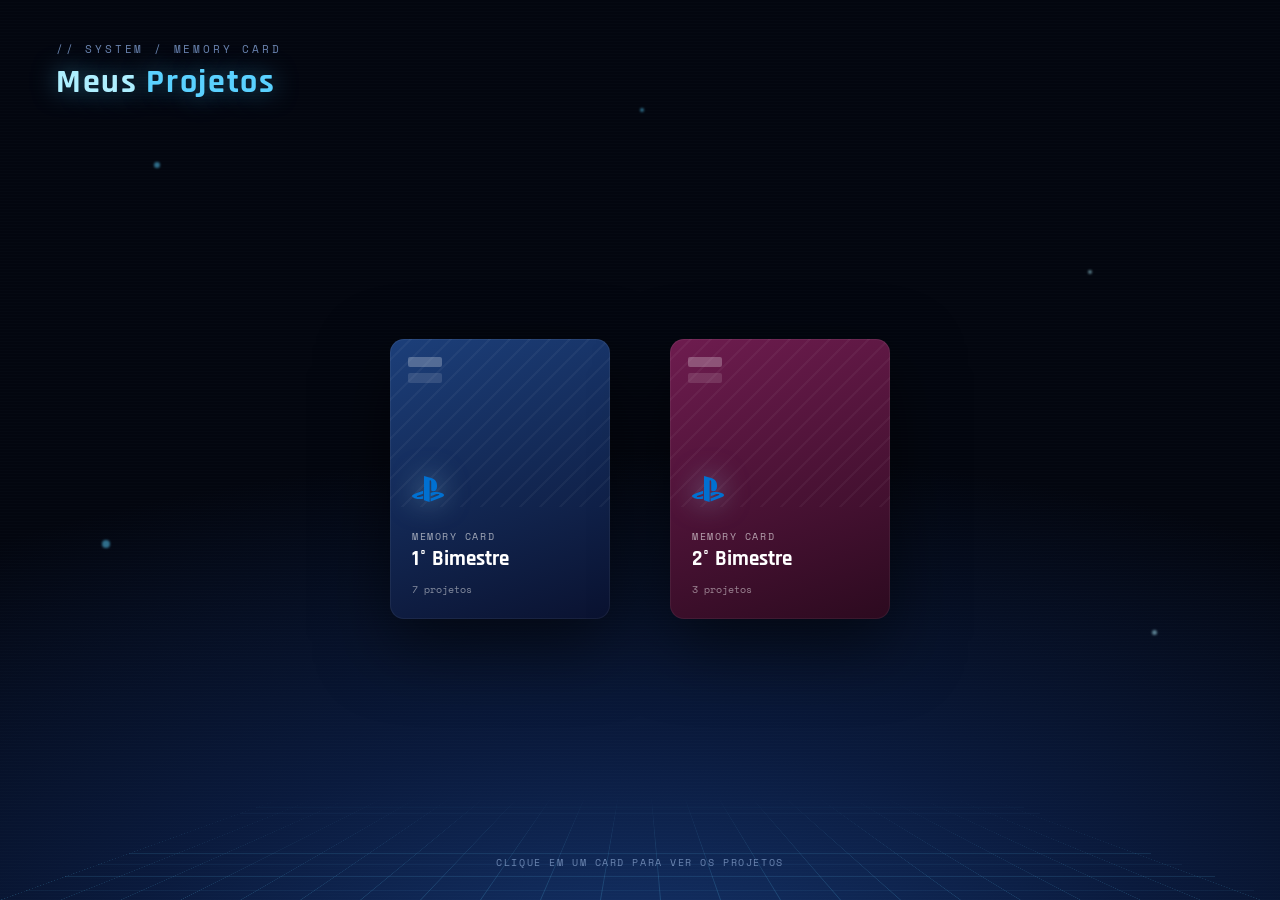
<file: index.html>
<!DOCTYPE html>
<html lang="pt-BR">

<head>
  <meta charset="UTF-8" />
  <meta name="viewport" content="width=device-width, initial-scale=1.0" />
  <title>Meus Projetos</title>
  <link
    href="https://fonts.googleapis.com/css2?family=Rajdhani:wght@500;600;700&family=Space+Mono:wght@400;700&display=swap"
    rel="stylesheet" />
    <link href="styles.css" rel="stylesheet" />


</head>

<body>

  <div class="bg">
    <div class="grid-floor"></div>
    <div class="orb orb1"></div>
    <div class="orb orb2"></div>
    <div class="orb orb3"></div>
    <div class="orb orb4"></div>
    <div class="orb orb5"></div>
  </div>

  <div class="screen">
    <div class="select-header">
      <div class="eyebrow">// system / memory card</div>
      <h1>Meus <span>Projetos</span></h1>
    </div>

    <div class="cards-wrap" id="cardsWrap">
      <!-- Cards serão gerados pelo JS -->
    </div>

    <div class="select-footer">
      Clique em um card para ver os projetos
    </div>
  </div>
  <script src="projects.js"></script>
  <script>
    // =========================================================
    // GERA OS MEMORY CARDS DINAMICAMENTE
    // =========================================================
    const cardsWrap = document.getElementById('cardsWrap');

    bimestres.forEach(b => {
      const count = projects.filter(p => p.bimestre === b.id).length;
      const card = document.createElement('a');
      card.className = 'memcard';
      card.href = `bimestre.html?id=${b.id}`;
      card.style.setProperty('--mc-a', b.colorA);
      card.style.setProperty('--mc-b', b.colorB);
      card.innerHTML = `
        <div class="mc-icon">${b.icon}</div>
        <div class="mc-bimestre">Memory Card</div>
        <div class="mc-title">${b.title}</div>
        <div class="mc-count">${count} projeto${count !== 1 ? 's' : ''}</div>
      `;
      cardsWrap.appendChild(card);
    });
  </script>

</body>

</html>
</file>
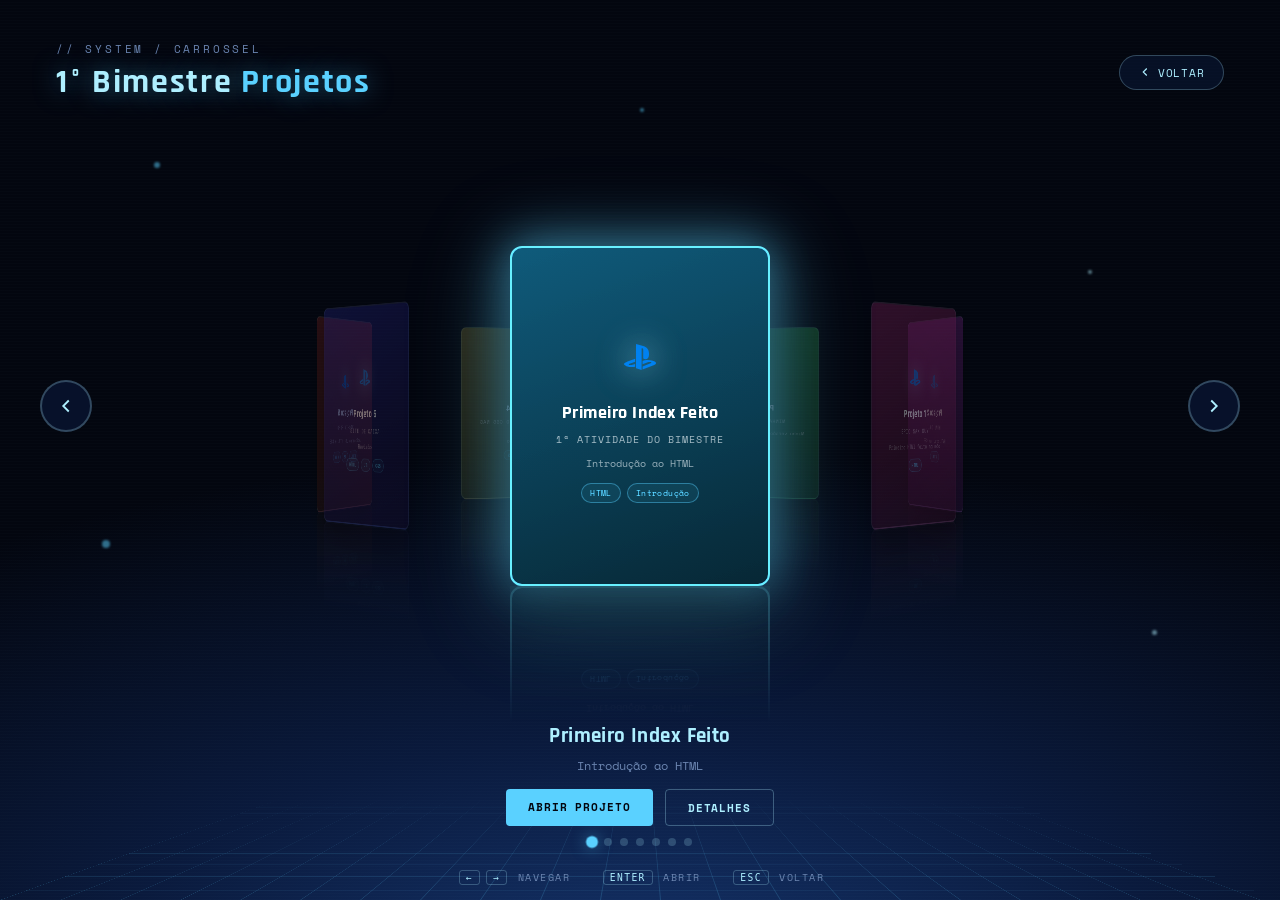
<file: bimestre.html>
<!DOCTYPE html>
<html lang="pt-BR">

<head>
  <meta charset="UTF-8" />
  <meta name="viewport" content="width=device-width, initial-scale=1.0" />
  <title>Projetos - Bimestre</title>
  <link
    href="https://fonts.googleapis.com/css2?family=Rajdhani:wght@500;600;700&family=Space+Mono:wght@400;700&display=swap"
    rel="stylesheet" />
  <script src="projects.js"></script>
  <style>
    /* ===== RESET / BASE ===== */
    :root {
      --void: #03060f;
      --deep-blue: #0a1a3d;
      --mid-blue: #15356e;
      --ice: #aeefff;
      --signal: #5ad1ff;
      --text-dim: #6b85b0;
    }
    * {
      margin: 0;
      padding: 0;
      box-sizing: border-box;
    }
    html,
    body {
      height: 100%;
      overflow: hidden;
      background: var(--void);
      font-family: 'Rajdhani', sans-serif;
      color: var(--ice);
    }

    /* ===== BACKGROUND ===== */
    .bg {
      position: fixed;
      inset: 0;
      background: radial-gradient(ellipse 120% 80% at 50% 110%, var(--mid-blue) 0%, var(--deep-blue) 35%, var(--void) 75%);
      z-index: 0;
      overflow: hidden;
    }
    .bg::before {
      content: '';
      position: absolute;
      inset: 0;
      background-image: repeating-linear-gradient(0deg, rgba(174, 239, 255, 0.025) 0px, rgba(174, 239, 255, 0.025) 1px, transparent 1px, transparent 3px);
      opacity: 0.5;
    }
    .grid-floor {
      position: absolute;
      bottom: 0;
      left: 0;
      right: 0;
      height: 45%;
      background-image: linear-gradient(rgba(90, 209, 255, 0.18) 1px, transparent 1px), linear-gradient(90deg, rgba(90, 209, 255, 0.18) 1px, transparent 1px);
      background-size: 60px 32px;
      transform: perspective(400px) rotateX(60deg);
      transform-origin: bottom;
      mask-image: linear-gradient(to top, rgba(0, 0, 0, 1) 0%, rgba(0, 0, 0, 0) 90%);
      -webkit-mask-image: linear-gradient(to top, rgba(0, 0, 0, 1) 0%, rgba(0, 0, 0, 0) 90%);
      animation: floorScroll 6s linear infinite;
    }
    @keyframes floorScroll {
      from {
        background-position: 0 0;
      }
      to {
        background-position: 0 32px;
      }
    }
    .orb {
      position: absolute;
      border-radius: 50%;
      filter: blur(1px);
      opacity: 0.5;
      animation: float 9s ease-in-out infinite;
    }
    .orb1 {
      width: 6px;
      height: 6px;
      background: var(--signal);
      top: 18%;
      left: 12%;
      animation-delay: 0s;
    }
    .orb2 {
      width: 4px;
      height: 4px;
      background: var(--ice);
      top: 30%;
      left: 85%;
      animation-delay: 2s;
    }
    .orb3 {
      width: 8px;
      height: 8px;
      background: var(--signal);
      top: 60%;
      left: 8%;
      animation-delay: 4s;
    }
    .orb4 {
      width: 5px;
      height: 5px;
      background: var(--ice);
      top: 70%;
      left: 90%;
      animation-delay: 1.5s;
    }
    .orb5 {
      width: 4px;
      height: 4px;
      background: var(--signal);
      top: 12%;
      left: 50%;
      animation-delay: 3s;
    }
    @keyframes float {
      0%,
      100% {
        transform: translateY(0) scale(1);
        opacity: 0.3;
      }
      50% {
        transform: translateY(-30px) scale(1.4);
        opacity: 0.8;
      }
    }

    /* ===== LAYOUT ===== */
    .screen {
      position: relative;
      z-index: 5;
      width: 100%;
      height: 100vh;
      display: flex;
      flex-direction: column;
    }

    /* ===== HEADER ===== */
    .carousel-header {
      padding: 40px 56px 0;
      display: flex;
      align-items: center;
      justify-content: space-between;
      flex-shrink: 0;
    }
    .carousel-header .eyebrow {
      font-family: 'Space Mono', monospace;
      font-size: 0.7rem;
      letter-spacing: 0.25em;
      color: var(--text-dim);
      text-transform: uppercase;
    }
    .carousel-header h1 {
      font-size: 2.1rem;
      font-weight: 700;
      letter-spacing: 0.05em;
      margin-top: 4px;
      text-shadow: 0 0 24px rgba(90, 209, 255, 0.5);
    }
    .carousel-header h1 span {
      color: var(--signal);
    }
    .back-btn {
      font-family: 'Space Mono', monospace;
      font-size: 0.7rem;
      letter-spacing: 0.08em;
      text-transform: uppercase;
      color: var(--ice);
      background: rgba(10, 26, 61, 0.5);
      border: 1px solid rgba(174, 239, 255, 0.25);
      border-radius: 999px;
      padding: 8px 18px;
      cursor: pointer;
      transition: background 0.2s, border-color 0.2s;
      display: flex;
      align-items: center;
      gap: 6px;
      text-decoration: none;
    }
    .back-btn:hover {
      background: rgba(90, 209, 255, 0.18);
      border-color: var(--signal);
    }
    .back-btn svg {
      width: 14px;
      height: 14px;
    }

    /* ===== CARROSSEL 3D ===== */
    .stage {
      flex: 1;
      display: flex;
      align-items: center;
      justify-content: center;
      perspective: 1800px;
      position: relative;
    }

    .carousel-3d {
      position: relative;
      width: 260px;
      height: 320px;
      transform-style: preserve-3d;
    }

    .cover-item {
      position: absolute;
      top: 0;
      left: 0;
      width: 260px;
      height: 340px;
      border-radius: 12px;
      background: linear-gradient(160deg, var(--cov-a), var(--cov-b));
      cursor: pointer;
      transition: transform 0.6s cubic-bezier(.2, .8, .2, 1), filter 0.6s, box-shadow 0.6s;
      box-shadow: 0 20px 60px rgba(0, 0, 0, 0.7);
      border: 2px solid rgba(174, 239, 255, 0.15);
      display: flex;
      flex-direction: column;
      align-items: center;
      justify-content: center;
      padding: 24px;
      text-align: center;
      overflow: hidden;
      /* Reflexo estilo PS2 */
      box-reflect: below 0px linear-gradient(to bottom, transparent 60%, rgba(0,0,0,0.3));
      -webkit-box-reflect: below 0px linear-gradient(to bottom, transparent 60%, rgba(0,0,0,0.3));
    }

    .cover-item .icon {
      font-size: 3rem;
      margin-bottom: 12px;
      filter: drop-shadow(0 0 16px rgba(174, 239, 255, 0.6));
    }
    .cover-item .cov-title {
      font-size: 1.1rem;
      font-weight: 700;
      letter-spacing: 0.03em;
      color: #fff;
    }
    .cover-item .cov-tag {
      font-family: 'Space Mono', monospace;
      font-size: 0.6rem;
      color: rgba(255, 255, 255, 0.55);
      margin-top: 8px;
      letter-spacing: 0.1em;
      text-transform: uppercase;
    }
    .cover-item .cov-desc {
      font-family: 'Space Mono', monospace;
      font-size: 0.65rem;
      color: rgba(255, 255, 255, 0.5);
      margin-top: 10px;
      line-height: 1.4;
      max-height: 2.8em;
      overflow: hidden;
    }
    .cover-item .cov-stack {
      display: flex;
      gap: 6px;
      flex-wrap: wrap;
      justify-content: center;
      margin-top: 12px;
    }
    .cover-item .cov-stack span {
      font-family: 'Space Mono', monospace;
      font-size: 0.5rem;
      letter-spacing: 0.05em;
      padding: 3px 8px;
      border: 1px solid rgba(90, 209, 255, 0.35);
      border-radius: 999px;
      color: var(--signal);
      background: rgba(90, 209, 255, 0.06);
    }

    /* Brilho no card ativo (Wii/PS3 style) */
    .cover-item.active {
      filter: brightness(1.15) drop-shadow(0 0 30px rgba(90, 209, 255, 0.5));
      border-color: var(--signal);
      box-shadow: 0 0 40px rgba(90, 209, 255, 0.3), 0 20px 60px rgba(0, 0, 0, 0.7);
    }

    /* ===== NAVEGAÇÃO ===== */
    .nav-arrow {
      position: absolute;
      top: 50%;
      transform: translateY(-50%);
      z-index: 10;
      width: 52px;
      height: 52px;
      border-radius: 50%;
      border: 2px solid rgba(174, 239, 255, 0.25);
      background: rgba(10, 26, 61, 0.6);
      color: var(--ice);
      display: flex;
      align-items: center;
      justify-content: center;
      cursor: pointer;
      transition: background 0.2s, border-color 0.2s, transform 0.15s;
      backdrop-filter: blur(4px);
    }
    .nav-arrow:hover {
      background: rgba(90, 209, 255, 0.2);
      border-color: var(--signal);
      transform: translateY(-50%) scale(1.1);
    }
    .nav-arrow.left {
      left: 40px;
    }
    .nav-arrow.right {
      right: 40px;
    }
    .nav-arrow svg {
      width: 22px;
      height: 22px;
    }

    /* ===== INFO PANEL ===== */
    .info-panel {
      flex-shrink: 0;
      text-align: center;
      padding: 16px 20px 24px;
      min-height: 100px;
    }
    .info-panel .title {
      font-size: 1.3rem;
      font-weight: 700;
      letter-spacing: 0.02em;
      transition: opacity 0.4s;
    }
    .info-panel .desc {
      font-family: 'Space Mono', monospace;
      font-size: 0.75rem;
      color: var(--text-dim);
      max-width: 500px;
      margin: 8px auto 0;
      line-height: 1.5;
    }
    .info-panel .actions {
      margin-top: 14px;
      display: flex;
      gap: 12px;
      justify-content: center;
    }
    .btn {
      font-family: 'Space Mono', monospace;
      font-size: 0.7rem;
      letter-spacing: 0.08em;
      text-transform: uppercase;
      text-decoration: none;
      color: var(--void);
      background: var(--signal);
      padding: 9px 22px;
      border-radius: 4px;
      transition: transform 0.15s, box-shadow 0.15s;
      font-weight: 700;
    }
    .btn:hover {
      transform: translateY(-2px);
      box-shadow: 0 6px 24px rgba(90, 209, 255, 0.4);
    }
    .btn.secondary {
      background: transparent;
      color: var(--ice);
      border: 1px solid rgba(174, 239, 255, 0.3);
    }

    .dots {
      display: flex;
      justify-content: center;
      gap: 8px;
      margin-top: 12px;
    }
    .dot {
      width: 8px;
      height: 8px;
      border-radius: 50%;
      background: rgba(174, 239, 255, 0.2);
      transition: background 0.3s, transform 0.3s;
      cursor: pointer;
    }
    .dot.active {
      background: var(--signal);
      transform: scale(1.5);
      box-shadow: 0 0 10px rgba(90, 209, 255, 0.5);
    }

    .footer-hint {
      text-align: center;
      padding-bottom: 16px;
      font-family: 'Space Mono', monospace;
      font-size: 0.6rem;
      letter-spacing: 0.15em;
      color: var(--text-dim);
      text-transform: uppercase;
      flex-shrink: 0;
    }
    .footer-hint kbd {
      border: 1px solid rgba(174, 239, 255, 0.25);
      border-radius: 3px;
      padding: 1px 6px;
      margin: 0 3px;
      color: var(--ice);
    }

    .empty-state {
      text-align: center;
      padding: 60px;
      color: var(--text-dim);
      font-family: 'Space Mono', monospace;
      font-size: 0.85rem;
    }

    @media (max-width: 700px) {
      .carousel-header {
        padding-left: 24px;
        padding-right: 24px;
      }
      .carousel-header h1 {
        font-size: 1.5rem;
      }
      .nav-arrow {
        width: 40px;
        height: 40px;
      }
      .nav-arrow.left {
        left: 12px;
      }
      .nav-arrow.right {
        right: 12px;
      }
      .cover-item {
        width: 200px;
        height: 270px;
        padding: 18px;
      }
      .carousel-3d {
        width: 200px;
        height: 270px;
      }
      .cover-item .icon {
        font-size: 2.2rem;
      }
      .cover-item .cov-title {
        font-size: 0.95rem;
      }
      .info-panel .desc {
        font-size: 0.7rem;
        padding: 0 16px;
      }
    }
  </style>
</head>

<body>

  <div class="bg">
    <div class="grid-floor"></div>
    <div class="orb orb1"></div>
    <div class="orb orb2"></div>
    <div class="orb orb3"></div>
    <div class="orb orb4"></div>
    <div class="orb orb5"></div>
  </div>

  <div class="screen">
    <div class="carousel-header">
      <div>
        <div class="eyebrow">// system / carrossel</div>
        <h1 id="bimestreTitle">—</h1>
      </div>
      <a href="index.html" class="back-btn">
        <svg viewBox="0 0 24 24" fill="none" stroke="currentColor" stroke-width="2">
          <path d="M15 18l-6-6 6-6" />
        </svg>
        Voltar
      </a>
    </div>

    <div class="stage" id="stage">
      <div class="nav-arrow left" id="prevBtn">
        <svg viewBox="0 0 24 24" fill="none" stroke="currentColor" stroke-width="2">
          <path d="M15 18l-6-6 6-6" />
        </svg>
      </div>
      <div class="carousel-3d" id="carousel3d"></div>
      <div class="nav-arrow right" id="nextBtn">
        <svg viewBox="0 0 24 24" fill="none" stroke="currentColor" stroke-width="2">
          <path d="M9 18l6-6-6-6" />
        </svg>
      </div>
    </div>

    <div class="info-panel">
      <div class="title" id="infoTitle">—</div>
      <div class="desc" id="infoDesc"></div>
      <div class="actions" id="infoActions"></div>
      <div class="dots" id="dots"></div>
    </div>

    <div class="footer-hint">
      <kbd>&larr;</kbd><kbd>&rarr;</kbd> navegar &nbsp;&nbsp; <kbd>ENTER</kbd> abrir &nbsp;&nbsp; <kbd>ESC</kbd> voltar
    </div>
  </div>

  <script>
    // =========================================================
    // LÓGICA DO CARROSSEL 3D
    // =========================================================

    // Pega o ID da URL
    const urlParams = new URLSearchParams(window.location.search);
    const bimestreId = urlParams.get('id') || '1';

    // Atualiza título
    const bimestre = bimestres.find(b => b.id === bimestreId);
    if (bimestre) {
      document.getElementById('bimestreTitle').innerHTML =
        `${bimestre.title} <span style="color:var(--signal)">Projetos</span>`;
    }

    // Filtra projetos
    const projetos = projects.filter(p => p.bimestre === bimestreId);
    let current = 0;
    let total = projetos.length;

    const carousel = document.getElementById('carousel3d');
    const dotsWrap = document.getElementById('dots');
    const infoTitle = document.getElementById('infoTitle');
    const infoDesc = document.getElementById('infoDesc');
    const infoActions = document.getElementById('infoActions');

    function buildCarousel() {
      carousel.innerHTML = '';
      dotsWrap.innerHTML = '';

      if (total === 0) {
        carousel.innerHTML = '<div class="empty-state">Nenhum projeto cadastrado neste bimestre ainda.</div>';
        infoTitle.textContent = '—';
        infoDesc.textContent = '';
        infoActions.innerHTML = '';
        return;
      }

      projetos.forEach((p, i) => {
        const cover = document.createElement('div');
        cover.className = 'cover-item';
        cover.style.setProperty('--cov-a', p.colorA);
        cover.style.setProperty('--cov-b', p.colorB);
        cover.dataset.index = i;
        cover.innerHTML = `
          <div class="icon">${p.icon}</div>
          <div class="cov-title">${p.title}</div>
          <div class="cov-tag">${p.tag}</div>
          <div class="cov-desc">${p.desc}</div>
          <div class="cov-stack">${p.stack.map(s => `<span>${s}</span>`).join('')}</div>
        `;
        cover.addEventListener('click', () => {
          if (i === current) openProject(p);
          else { current = i; render(); }
        });
        carousel.appendChild(cover);

        // Dots
        const dot = document.createElement('div');
        dot.className = 'dot';
        dot.addEventListener('click', () => { current = i; render(); });
        dotsWrap.appendChild(dot);
      });

      render();
    }

    function render() {
      const covers = carousel.querySelectorAll('.cover-item');
      const n = covers.length;
      if (n === 0) return;

      const radius = 380;
      const angleStep = 360 / n;
      const startAngle = -current * angleStep;

      covers.forEach((cover, i) => {
        const angle = startAngle + i * angleStep;
        const rad = (angle * Math.PI) / 180;
        const x = radius * Math.sin(rad);
        const z = radius * Math.cos(rad) - radius;
        const isActive = i === current;

        const scale = isActive ? 1 : 0.7;
        const opacity = isActive ? 1 : 0.4;
        const yRot = angle;

        cover.style.transform = `translate3d(${x}px, 0, ${z}px) rotateY(${yRot}deg) scale(${scale})`;
        cover.style.zIndex = isActive ? 100 : Math.round(50 + z);
        cover.style.opacity = opacity;
        cover.style.pointerEvents = isActive ? 'auto' : 'none';
        cover.classList.toggle('active', isActive);
      });

      // Atualiza info
      const p = projetos[current];
      infoTitle.style.opacity = 0;
      infoDesc.style.opacity = 0;

      setTimeout(() => {
        infoTitle.textContent = p.title;
        infoDesc.textContent = p.desc;
        infoActions.innerHTML = `
          ${p.url ? `<a class="btn" href="${p.url}" target="_blank">Abrir Projeto</a>` : ''}
          <a class="btn secondary" href="${p.url || '#'}" target="_blank">Detalhes</a>
        `;
        infoTitle.style.opacity = 1;
        infoDesc.style.opacity = 1;
      }, 200);

      // Dots
      document.querySelectorAll('.dot').forEach((d, i) => d.classList.toggle('active', i === current));
    }

    function openProject(p) {
      if (p.url) window.open(p.url, '_blank');
    }

    function next() {
      if (total === 0) return;
      current = (current + 1) % total;
      render();
    }

    function prev() {
      if (total === 0) return;
      current = (current - 1 + total) % total;
      render();
    }

    // Event listeners
    document.getElementById('nextBtn').addEventListener('click', next);
    document.getElementById('prevBtn').addEventListener('click', prev);

    document.addEventListener('keydown', (e) => {
      if (e.key === 'ArrowRight') { next(); e.preventDefault(); }
      if (e.key === 'ArrowLeft') { prev(); e.preventDefault(); }
      if (e.key === 'Enter' && total > 0) { openProject(projetos[current]); e.preventDefault(); }
      if (e.key === 'Escape') { window.location.href = 'index.html'; }
    });

    // Touch
    let touchStartX = 0;
    document.addEventListener('touchstart', e => touchStartX = e.touches[0].clientX);
    document.addEventListener('touchend', e => {
      const diff = e.changedTouches[0].clientX - touchStartX;
      if (Math.abs(diff) > 40) {
        if (diff > 0) prev();
        else next();
      }
    });

    buildCarousel();
  </script>

</body>

</html>
</file>
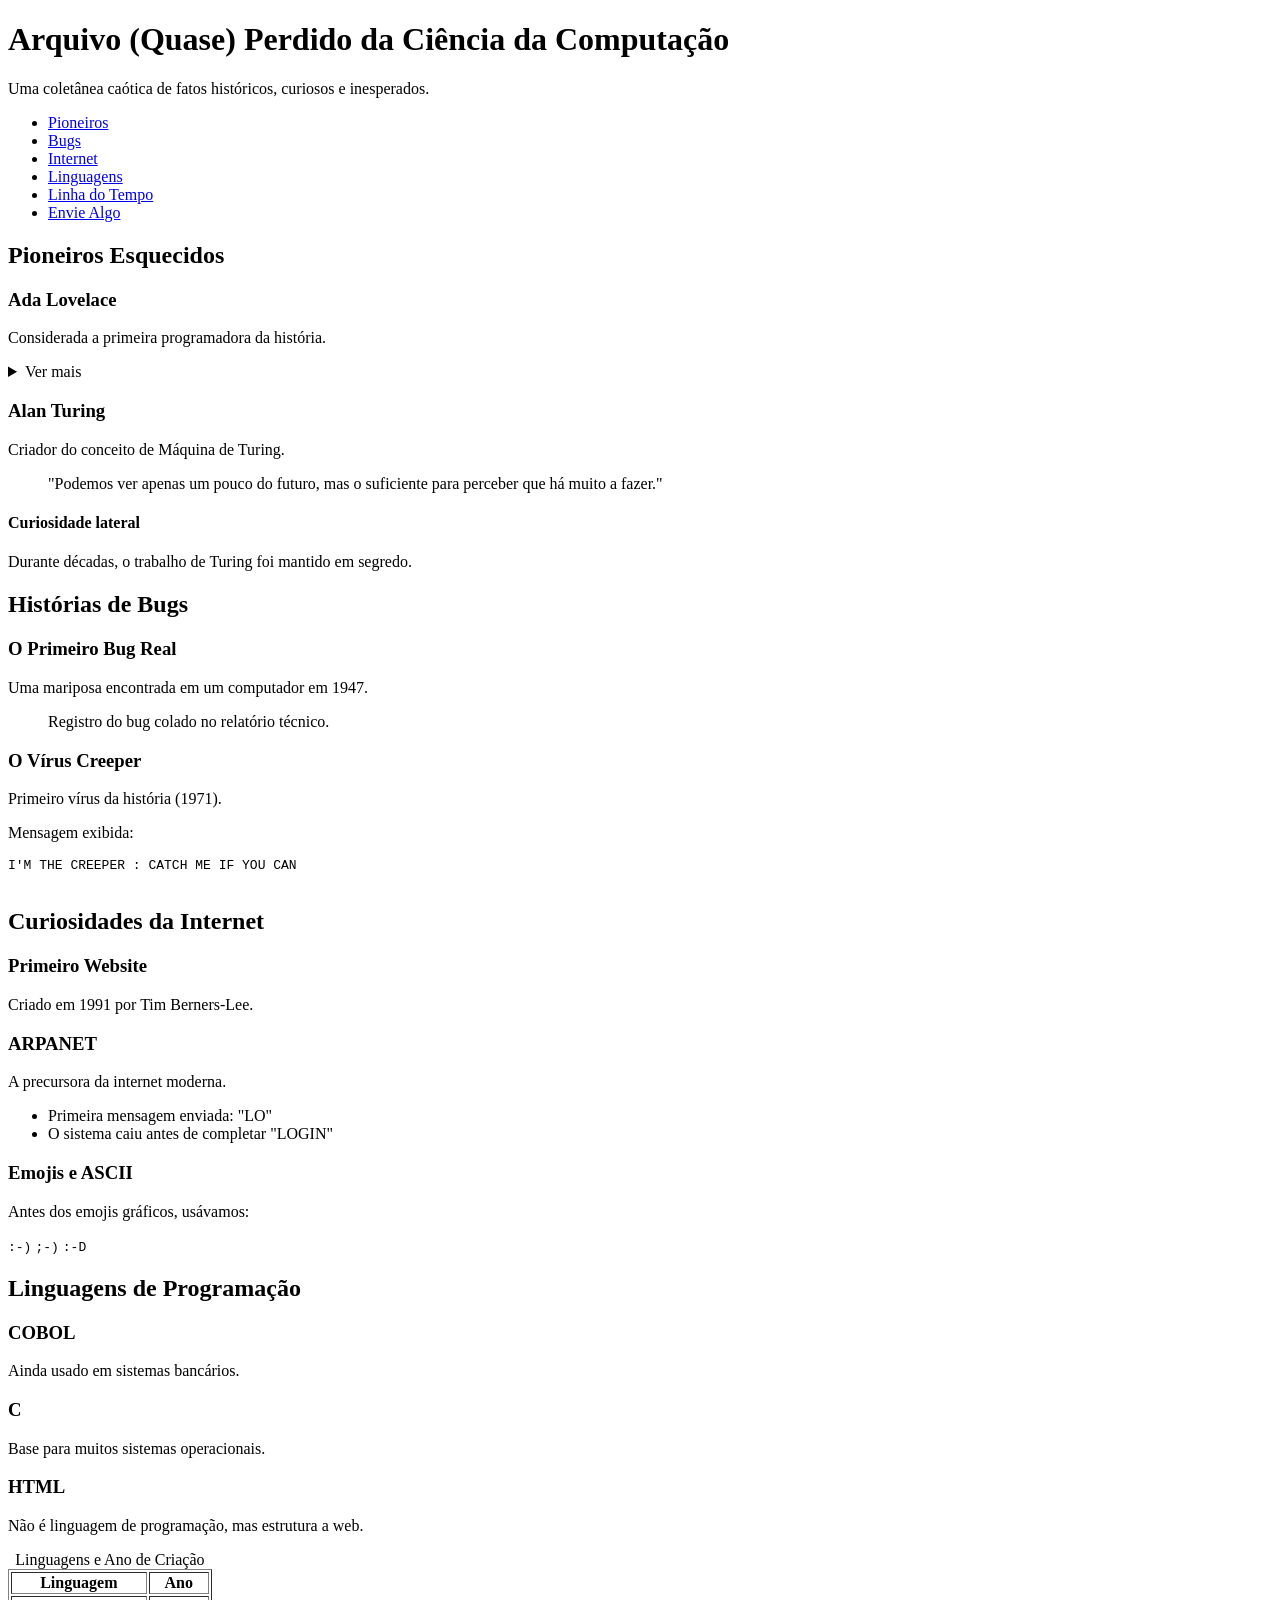
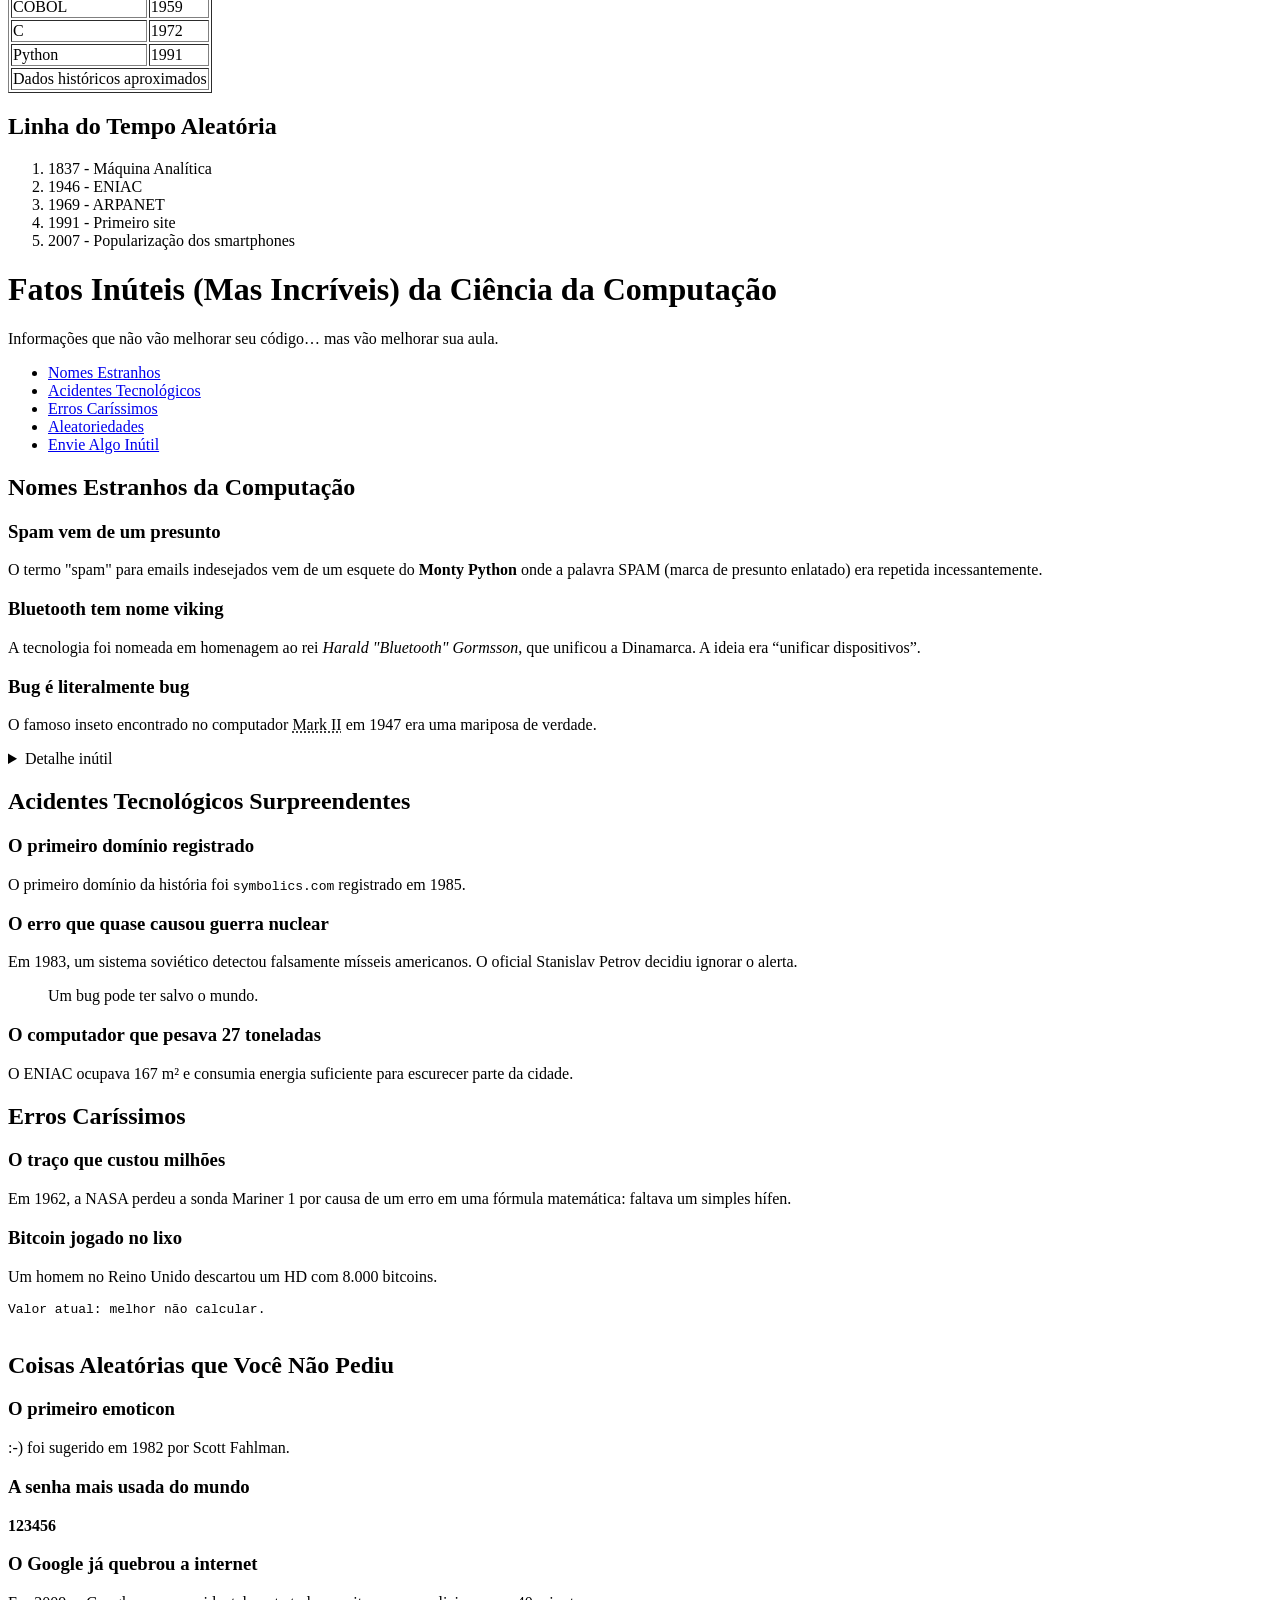
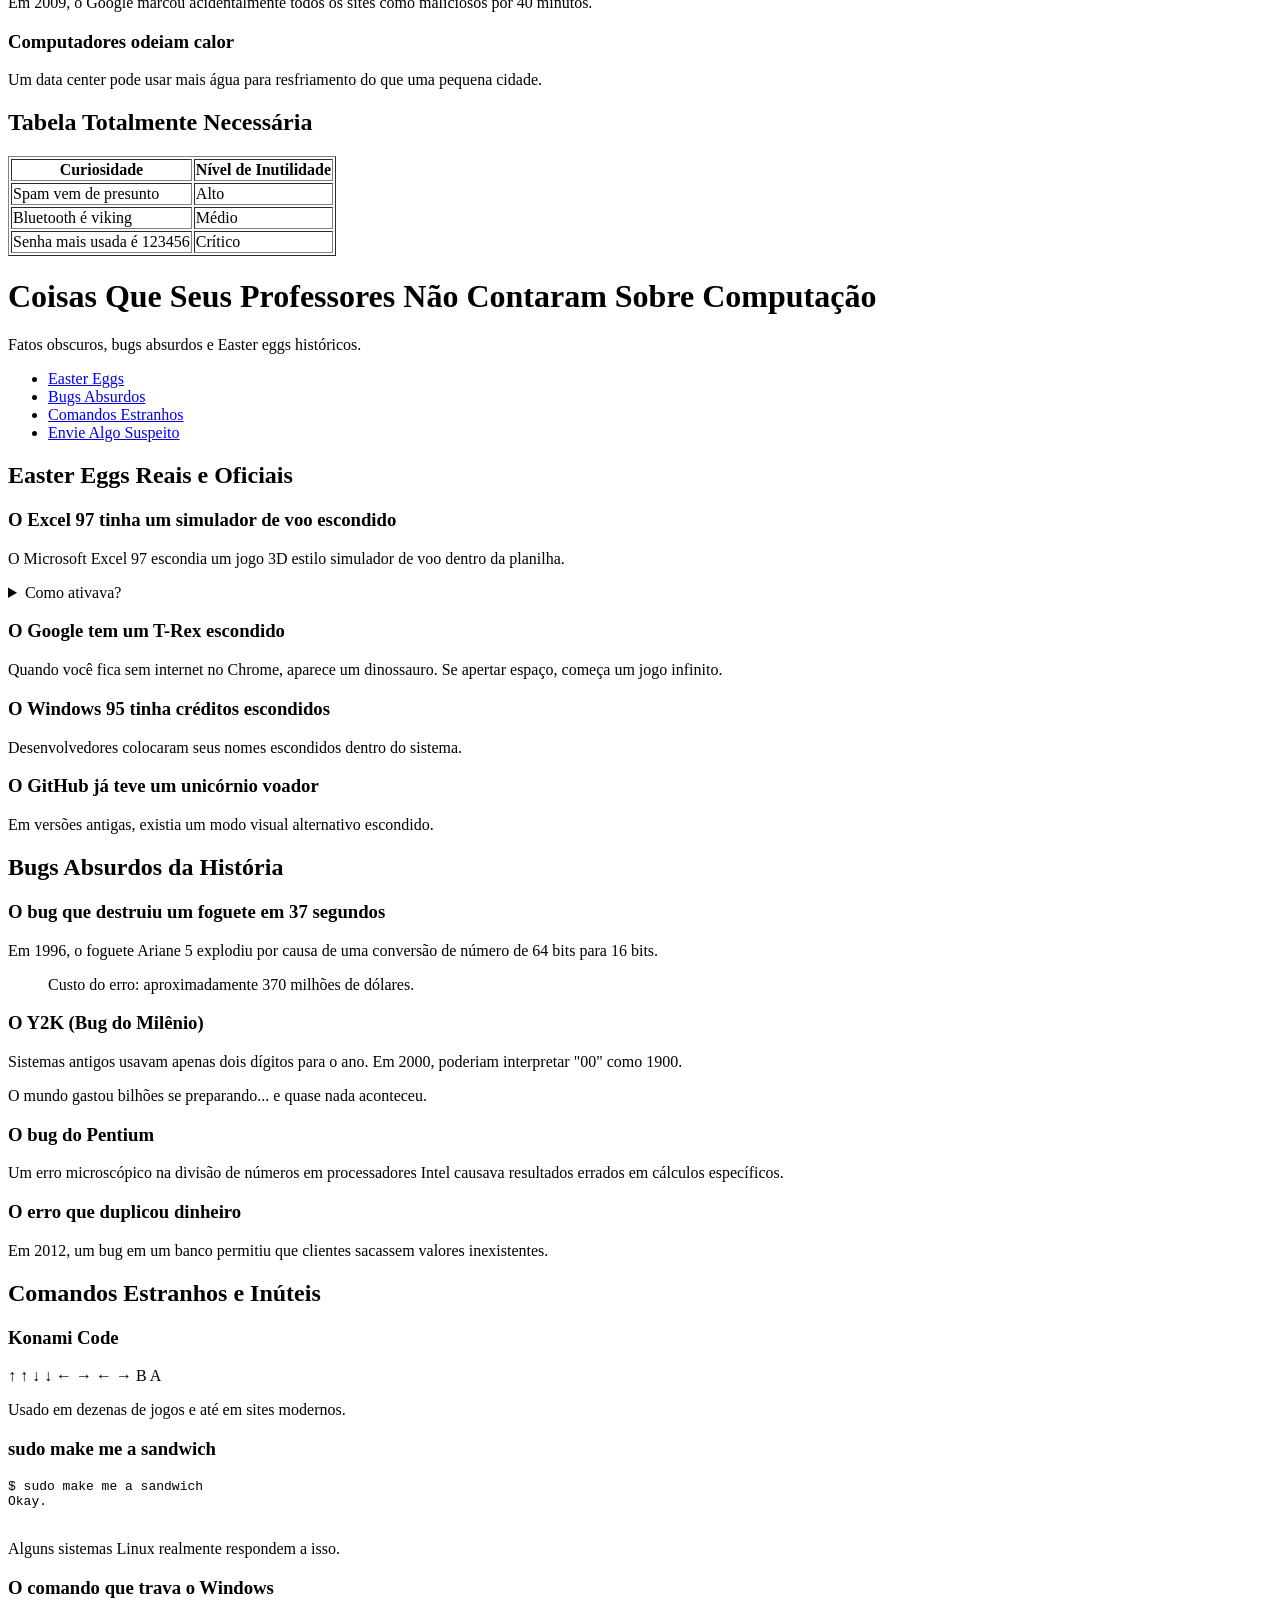
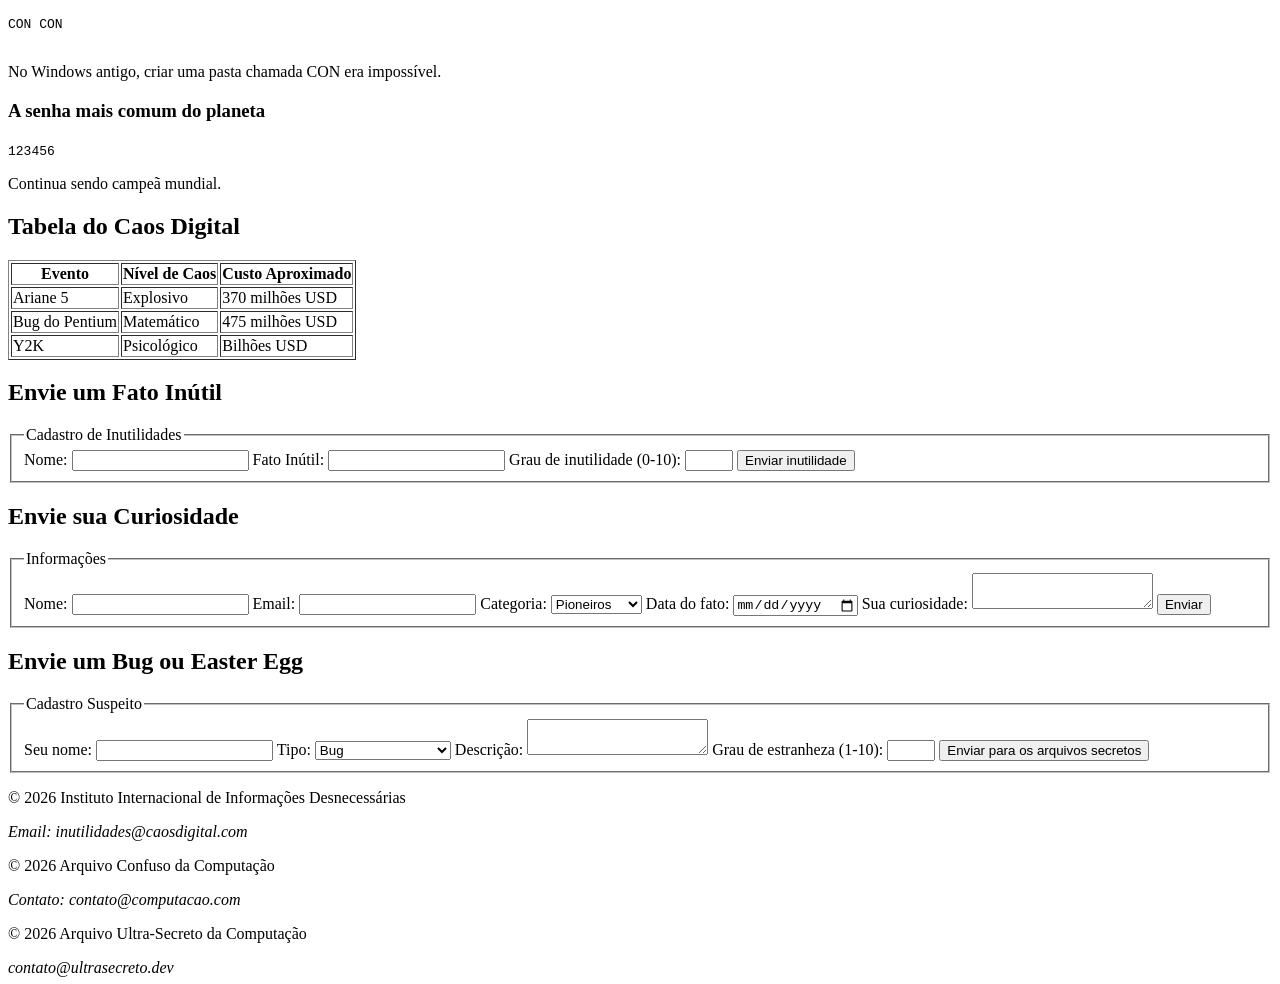
<file: Projeto_3/atividade-original.html>
<!DOCTYPE html>
<html lang="pt-br">
<head>
    <meta charset="UTF-8">
    <meta name="description" content="Curiosidades e fatos históricos da Ciência da Computação">
    <meta name="author" content="Portal Computação">
    <meta name="viewport" content="width=device-width, initial-scale=1.0">
    <title>Arquivo Confuso da Computação</title>
</head>

<body>

<div id="pagina">

    <header id="topo">
        <h1>Arquivo (Quase) Perdido da Ciência da Computação</h1>
        <p>Uma coletânea caótica de fatos históricos, curiosos e inesperados.</p>
    </header>

    <nav id="menu-principal">
        <ul>
            <li><a href="#pioneiros">Pioneiros</a></li>
            <li><a href="#bugs">Bugs</a></li>
            <li><a href="#internet">Internet</a></li>
            <li><a href="#linguagens">Linguagens</a></li>
            <li><a href="#linha-do-tempo">Linha do Tempo</a></li>
            <li><a href="#formulario">Envie Algo</a></li>
        </ul>
    </nav>

    <main>

        <section id="pioneiros">
            <h2>Pioneiros Esquecidos</h2>

            <article>
                <h3>Ada Lovelace</h3>
                <p>Considerada a primeira programadora da história.</p>
                <details>
                    <summary>Ver mais</summary>
                    <p>Ela escreveu um algoritmo para a Máquina Analítica no século XIX.</p>
                </details>
            </article>

            <article>
                <h3>Alan Turing</h3>
                <p>Criador do conceito de Máquina de Turing.</p>
                <blockquote>
                    "Podemos ver apenas um pouco do futuro, mas o suficiente para perceber que há muito a fazer."
                </blockquote>
            </article>

            <aside>
                <h4>Curiosidade lateral</h4>
                <p>Durante décadas, o trabalho de Turing foi mantido em segredo.</p>
            </aside>
        </section>

        <section id="bugs">
            <h2>Histórias de Bugs</h2>

            <article>
                <h3>O Primeiro Bug Real</h3>
                <p>Uma mariposa encontrada em um computador em 1947.</p>
                <figure>
                    <figcaption>Registro do bug colado no relatório técnico.</figcaption>
                </figure>
            </article>

            <article>
                <h3>O Vírus Creeper</h3>
                <p>Primeiro vírus da história (1971).</p>
                <p>Mensagem exibida:</p>
                <pre>
I'M THE CREEPER : CATCH ME IF YOU CAN
                </pre>
            </article>
        </section>

        <section id="internet">
            <h2>Curiosidades da Internet</h2>

            <article>
                <h3>Primeiro Website</h3>
                <p>Criado em 1991 por Tim Berners-Lee.</p>
            </article>

            <article>
                <h3>ARPANET</h3>
                <p>A precursora da internet moderna.</p>
                <ul>
                    <li>Primeira mensagem enviada: "LO"</li>
                    <li>O sistema caiu antes de completar "LOGIN"</li>
                </ul>
            </article>

            <article>
                <h3>Emojis e ASCII</h3>
                <p>Antes dos emojis gráficos, usávamos:</p>
                <code>:-)</code>
                <code>;-)</code>
                <code>:-D</code>
            </article>
        </section>

        <section id="linguagens">
            <h2>Linguagens de Programação</h2>

            <article>
                <h3>COBOL</h3>
                <p>Ainda usado em sistemas bancários.</p>
            </article>

            <article>
                <h3>C</h3>
                <p>Base para muitos sistemas operacionais.</p>
            </article>

            <article>
                <h3>HTML</h3>
                <p>Não é linguagem de programação, mas estrutura a web.</p>
            </article>

            <div>
                <table border="1">
                    <caption>Linguagens e Ano de Criação</caption>
                    <thead>
                        <tr>
                            <th>Linguagem</th>
                            <th>Ano</th>
                        </tr>
                    </thead>
                    <tbody>
                        <tr>
                            <td>COBOL</td>
                            <td>1959</td>
                        </tr>
                        <tr>
                            <td>C</td>
                            <td>1972</td>
                        </tr>
                        <tr>
                            <td>Python</td>
                            <td>1991</td>
                        </tr>
                    </tbody>
                    <tfoot>
                        <tr>
                            <td colspan="2">Dados históricos aproximados</td>
                        </tr>
                    </tfoot>
                </table>
            </div>
        </section>

        <section id="linha-do-tempo">
            <h2>Linha do Tempo Aleatória</h2>

            <ol>
                <li>1837 - Máquina Analítica</li>
                <li>1946 - ENIAC</li>
                <li>1969 - ARPANET</li>
                <li>1991 - Primeiro site</li>
                <li>2007 - Popularização dos smartphones</li>
            </ol>
        </section>


</div>


<header>
    <h1>Fatos Inúteis (Mas Incríveis) da Ciência da Computação</h1>
    <p>Informações que não vão melhorar seu código… mas vão melhorar sua aula.</p>
</header>

<nav>
    <ul>
        <li><a href="#nomes">Nomes Estranhos</a></li>
        <li><a href="#acidentes">Acidentes Tecnológicos</a></li>
        <li><a href="#dinheiro">Erros Caríssimos</a></li>
        <li><a href="#aleatorio">Aleatoriedades</a></li>
        <li><a href="#form">Envie Algo Inútil</a></li>
    </ul>
</nav>



<section id="nomes">
    <h2>Nomes Estranhos da Computação</h2>

    <article>
        <h3>Spam vem de um presunto</h3>
        <p>
            O termo "spam" para emails indesejados vem de um esquete do 
            <strong>Monty Python</strong> onde a palavra SPAM (marca de presunto enlatado) 
            era repetida incessantemente.
        </p>
    </article>

    <article>
        <h3>Bluetooth tem nome viking</h3>
        <p>
            A tecnologia foi nomeada em homenagem ao rei 
            <em>Harald "Bluetooth" Gormsson</em>, que unificou a Dinamarca.
            A ideia era “unificar dispositivos”.
        </p>
    </article>

    <article>
        <h3>Bug é literalmente bug</h3>
        <p>
            O famoso inseto encontrado no computador 
            <abbr title="Harvard Mark II">Mark II</abbr> em 1947 
            era uma mariposa de verdade.
        </p>
        <details>
            <summary>Detalhe inútil</summary>
            <p>O inseto ainda está preservado em um museu.</p>
        </details>
    </article>

</section>


<section id="acidentes">

    <h2>Acidentes Tecnológicos Surpreendentes</h2>

    <article>
        <h3>O primeiro domínio registrado</h3>
        <p>
            O primeiro domínio da história foi 
            <code>symbolics.com</code> registrado em 1985.
        </p>
    </article>

    <article>
        <h3>O erro que quase causou guerra nuclear</h3>
        <p>
            Em 1983, um sistema soviético detectou falsamente mísseis americanos.
            O oficial Stanislav Petrov decidiu ignorar o alerta.
        </p>
        <blockquote>
            Um bug pode ter salvo o mundo.
        </blockquote>
    </article>

    <article>
        <h3>O computador que pesava 27 toneladas</h3>
        <p>
            O ENIAC ocupava 167 m² e consumia energia suficiente para escurecer parte da cidade.
        </p>
    </article>

</section>


<section id="dinheiro">

    <h2>Erros Caríssimos</h2>

    <article>
        <h3>O traço que custou milhões</h3>
        <p>
            Em 1962, a NASA perdeu a sonda Mariner 1 por causa de um erro em uma fórmula matemática:
            faltava um simples hífen.
        </p>
    </article>

    <article>
        <h3>Bitcoin jogado no lixo</h3>
        <p>
            Um homem no Reino Unido descartou um HD com 8.000 bitcoins.
        </p>
        <pre>
Valor atual: melhor não calcular.
        </pre>
    </article>

</section>


<section id="aleatorio">

    <h2>Coisas Aleatórias que Você Não Pediu</h2>

    <article>
        <h3>O primeiro emoticon</h3>
        <p>
            :-) foi sugerido em 1982 por Scott Fahlman.
        </p>
    </article>

    <article>
        <h3>A senha mais usada do mundo</h3>
        <p><strong>123456</strong></p>
    </article>

    <article>
        <h3>O Google já quebrou a internet</h3>
        <p>
            Em 2009, o Google marcou acidentalmente todos os sites como maliciosos por 40 minutos.
        </p>
    </article>

    <article>
        <h3>Computadores odeiam calor</h3>
        <p>
            Um data center pode usar mais água para resfriamento do que uma pequena cidade.
        </p>
    </article>

</section>


<section>

    <h2>Tabela Totalmente Necessária</h2>

    <table border="1">
        <tr>
            <th>Curiosidade</th>
            <th>Nível de Inutilidade</th>
        </tr>
        <tr>
            <td>Spam vem de presunto</td>
            <td>Alto</td>
        </tr>
        <tr>
            <td>Bluetooth é viking</td>
            <td>Médio</td>
        </tr>
        <tr>
            <td>Senha mais usada é 123456</td>
            <td>Crítico</td>
        </tr>
    </table>

</section>

<header>
    <h1>Coisas Que Seus Professores Não Contaram Sobre Computação</h1>
    <p>Fatos obscuros, bugs absurdos e Easter eggs históricos.</p>
</header>

<nav>
    <ul>
        <li><a href="#easter-eggs">Easter Eggs</a></li>
        <li><a href="#bugs-absurdos">Bugs Absurdos</a></li>
        <li><a href="#comandos-secretos">Comandos Estranhos</a></li>
        <li><a href="#formulario-secreto">Envie Algo Suspeito</a></li>
    </ul>
</nav>


<section id="easter-eggs">

    <h2>Easter Eggs Reais e Oficiais</h2>

    <article>
        <h3>O Excel 97 tinha um simulador de voo escondido</h3>
        <p>
            O Microsoft Excel 97 escondia um jogo 3D estilo simulador de voo 
            dentro da planilha.
        </p>
        <details>
            <summary>Como ativava?</summary>
            <p>Era preciso selecionar células específicas e usar combinações absurdas de teclado.</p>
        </details>
    </article>

    <article>
        <h3>O Google tem um T-Rex escondido</h3>
        <p>
            Quando você fica sem internet no Chrome, aparece um dinossauro.
            Se apertar espaço, começa um jogo infinito.
        </p>
    </article>

    <article>
        <h3>O Windows 95 tinha créditos escondidos</h3>
        <p>
            Desenvolvedores colocaram seus nomes escondidos dentro do sistema.
        </p>
    </article>

    <article>
        <h3>O GitHub já teve um unicórnio voador</h3>
        <p>
            Em versões antigas, existia um modo visual alternativo escondido.
        </p>
    </article>

</section>



<section id="bugs-absurdos">

    <h2>Bugs Absurdos da História</h2>

    <article>
        <h3>O bug que destruiu um foguete em 37 segundos</h3>
        <p>
            Em 1996, o foguete Ariane 5 explodiu por causa de uma conversão de número
            de 64 bits para 16 bits.
        </p>
        <blockquote>
            Custo do erro: aproximadamente 370 milhões de dólares.
        </blockquote>
    </article>

    <article>
        <h3>O Y2K (Bug do Milênio)</h3>
        <p>
            Sistemas antigos usavam apenas dois dígitos para o ano.
            Em 2000, poderiam interpretar "00" como 1900.
        </p>
        <p>
            O mundo gastou bilhões se preparando... e quase nada aconteceu.
        </p>
    </article>

    <article>
        <h3>O bug do Pentium</h3>
        <p>
            Um erro microscópico na divisão de números em processadores Intel
            causava resultados errados em cálculos específicos.
        </p>
    </article>

    <article>
        <h3>O erro que duplicou dinheiro</h3>
        <p>
            Em 2012, um bug em um banco permitiu que clientes sacassem valores inexistentes.
        </p>
    </article>

</section>



<section id="comandos-secretos">

    <h2>Comandos Estranhos e Inúteis</h2>

    <article>
        <h3>Konami Code</h3>
        <p>
            ↑ ↑ ↓ ↓ ← → ← → B A
        </p>
        <p>
            Usado em dezenas de jogos e até em sites modernos.
        </p>
    </article>

    <article>
        <h3>sudo make me a sandwich</h3>
        <pre>
$ sudo make me a sandwich
Okay.
        </pre>
        <p>Alguns sistemas Linux realmente respondem a isso.</p>
    </article>

    <article>
        <h3>O comando que trava o Windows</h3>
        <pre>
CON CON
        </pre>
        <p>
            No Windows antigo, criar uma pasta chamada CON era impossível.
        </p>
    </article>

    <article>
        <h3>A senha mais comum do planeta</h3>
        <code>123456</code>
        <p>
            Continua sendo campeã mundial.
        </p>
    </article>

</section>



<section>

    <h2>Tabela do Caos Digital</h2>

    <table border="1">
        <tr>
            <th>Evento</th>
            <th>Nível de Caos</th>
            <th>Custo Aproximado</th>
        </tr>
        <tr>
            <td>Ariane 5</td>
            <td>Explosivo</td>
            <td>370 milhões USD</td>
        </tr>
        <tr>
            <td>Bug do Pentium</td>
            <td>Matemático</td>
            <td>475 milhões USD</td>
        </tr>
        <tr>
            <td>Y2K</td>
            <td>Psicológico</td>
            <td>Bilhões USD</td>
        </tr>
    </table>

</section>


<section id="form">

    <h2>Envie um Fato Inútil</h2>

    <form>
        <fieldset>
            <legend>Cadastro de Inutilidades</legend>

            <label>Nome:</label>
            <input type="text" name="nome">

            <label>Fato Inútil:</label>
            <input type="text" name="fato">

            <label>Grau de inutilidade (0-10):</label>
            <input type="number" name="grau" min="0" max="10">

            <input type="submit" value="Enviar inutilidade">
        </fieldset>
    </form>
    
</section>
 <section id="formulario">
            <h2>Envie sua Curiosidade</h2>

            <form>
                <fieldset>
                    <legend>Informações</legend>

                    <label>Nome:</label>
                    <input type="text" name="nome">

                    <label>Email:</label>
                    <input type="email" name="email">

                    <label>Categoria:</label>
                    <select name="categoria">
                        <option>Pioneiros</option>
                        <option>Bugs</option>
                        <option>Internet</option>
                        <option>Linguagens</option>
                    </select>

                    <label>Data do fato:</label>
                    <input type="date" name="data">

                    <label>Sua curiosidade:</label>
                    <textarea name="curiosidade"></textarea>

                    <input type="submit" value="Enviar">
                </fieldset>
            </form>
        </section>

    
<section id="formulario-secreto">

    <h2>Envie um Bug ou Easter Egg</h2>

    <form>
        <fieldset>
            <legend>Cadastro Suspeito</legend>

            <label>Seu nome:</label>
            <input type="text" name="nome">

            <label>Tipo:</label>
            <select name="tipo">
                <option>Bug</option>
                <option>Easter Egg</option>
                <option>Comando estranho</option>
            </select>

            <label>Descrição:</label>
            <textarea name="descricao"></textarea>

            <label>Grau de estranheza (1-10):</label>
            <input type="number" min="1" max="10">

            <input type="submit" value="Enviar para os arquivos secretos">
        </fieldset>
    </form>

</section>


</main>
</body>
<footer>
    <p>© 2026 Instituto Internacional de Informações Desnecessárias</p>
    <address>Email: inutilidades@caosdigital.com</address>
      <p>&copy; 2026 Arquivo Confuso da Computação</p>
        <address>
            Contato: contato@computacao.com
        </address>
         <p>© 2026 Arquivo Ultra-Secreto da Computação</p>
    <address>contato@ultrasecreto.dev</address>
</footer>

</div>

</body>
</html>
</file>
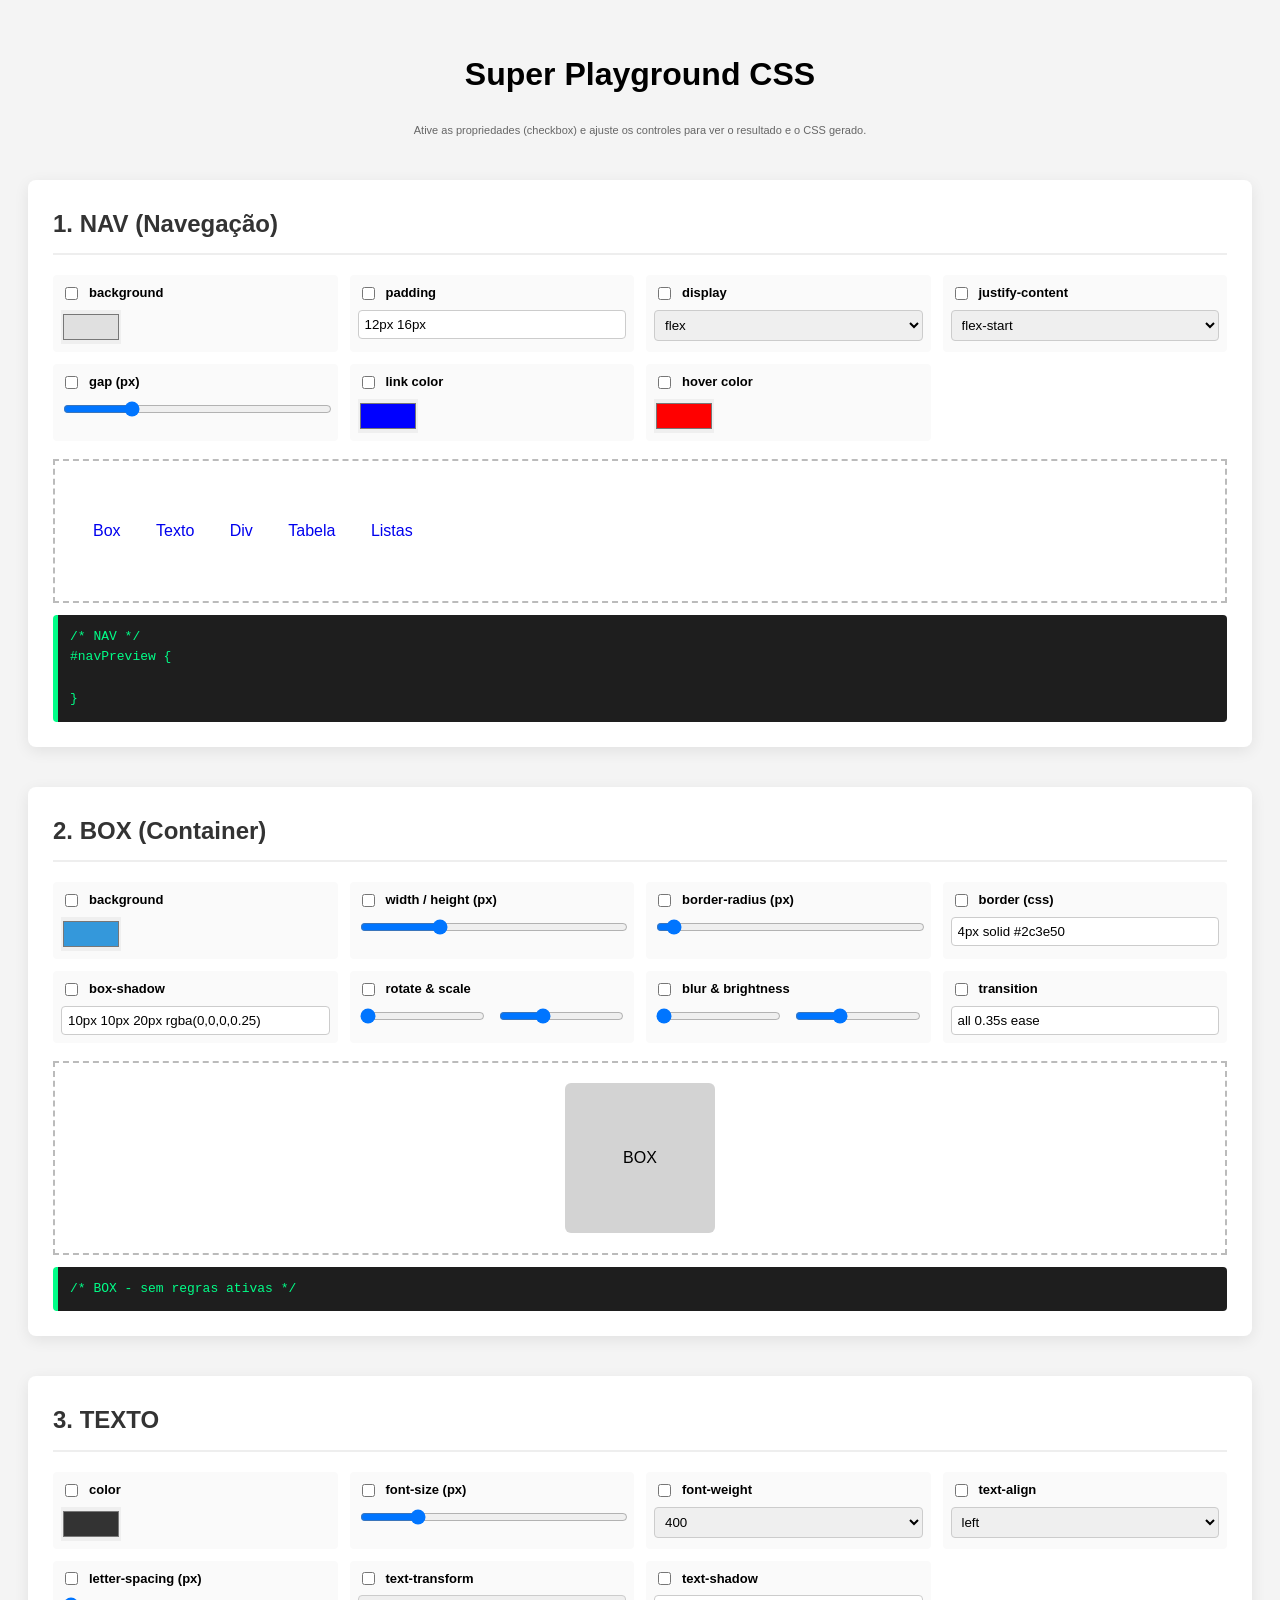
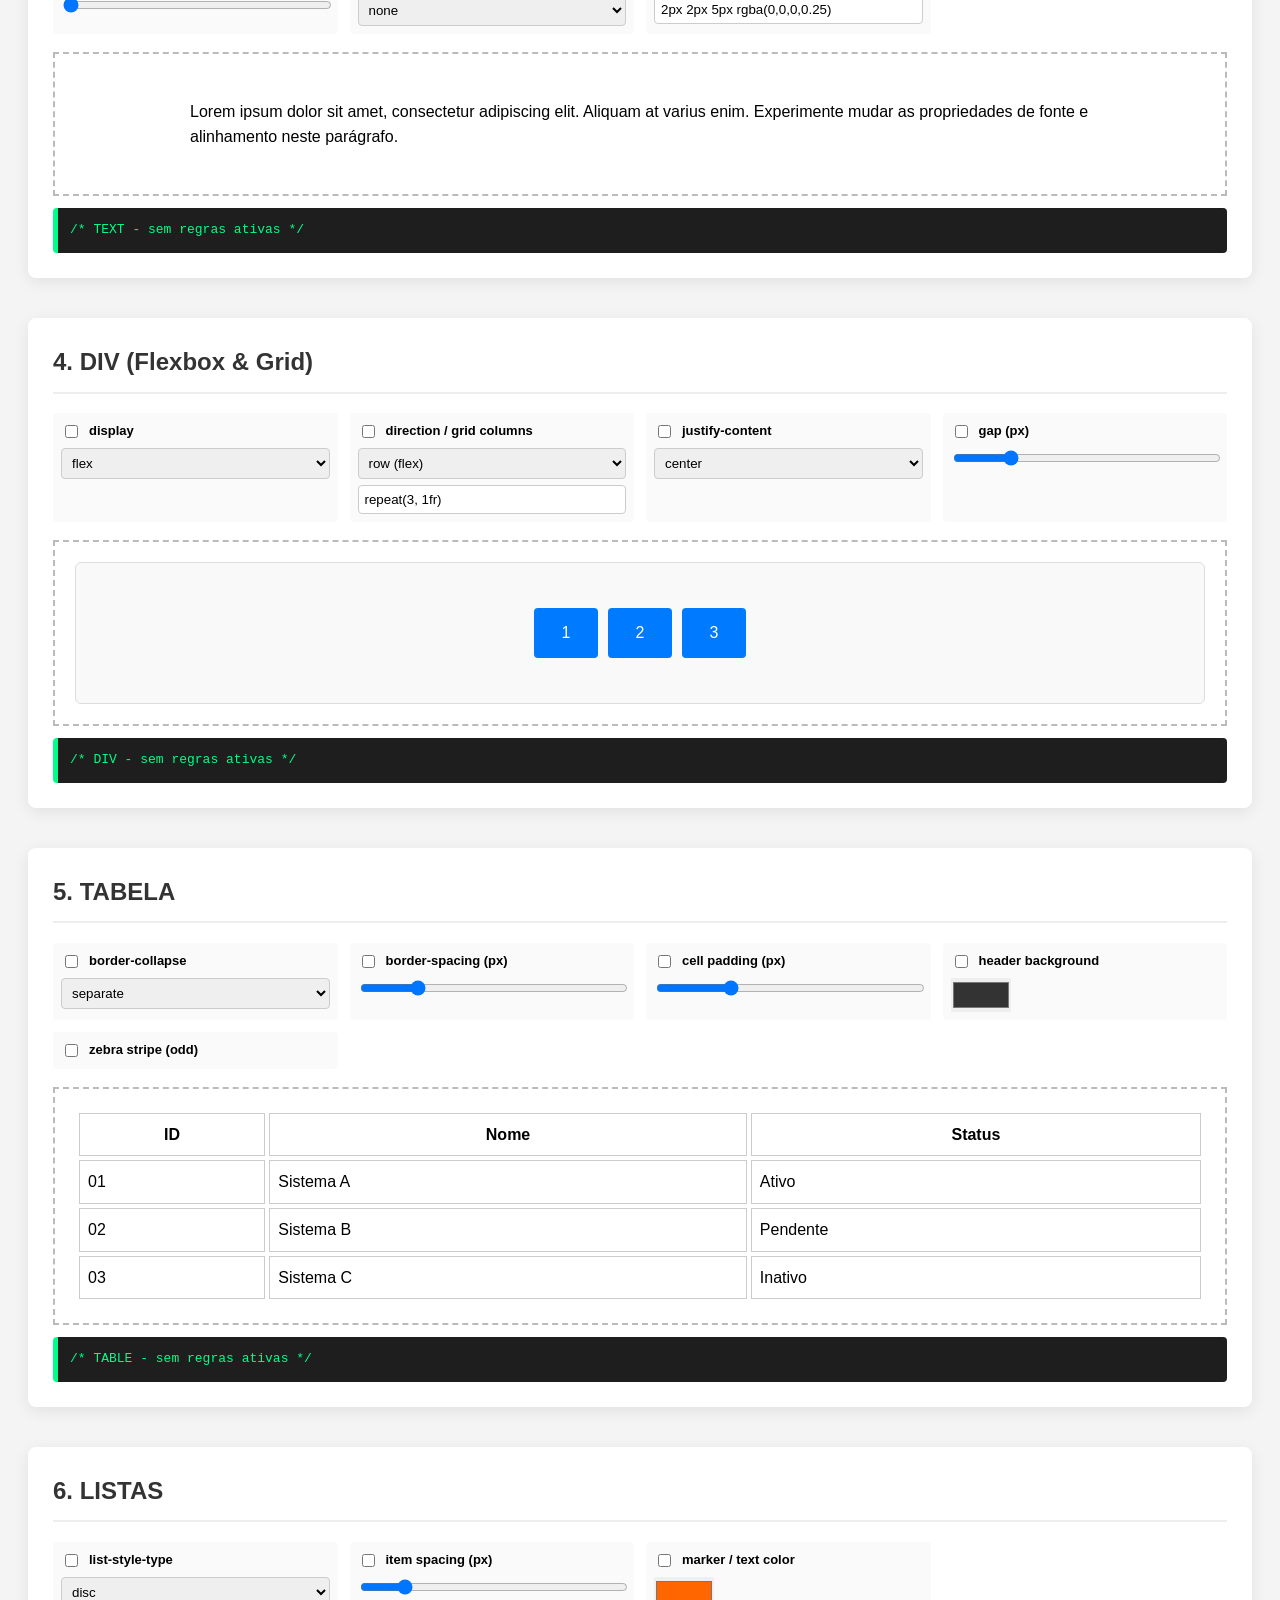
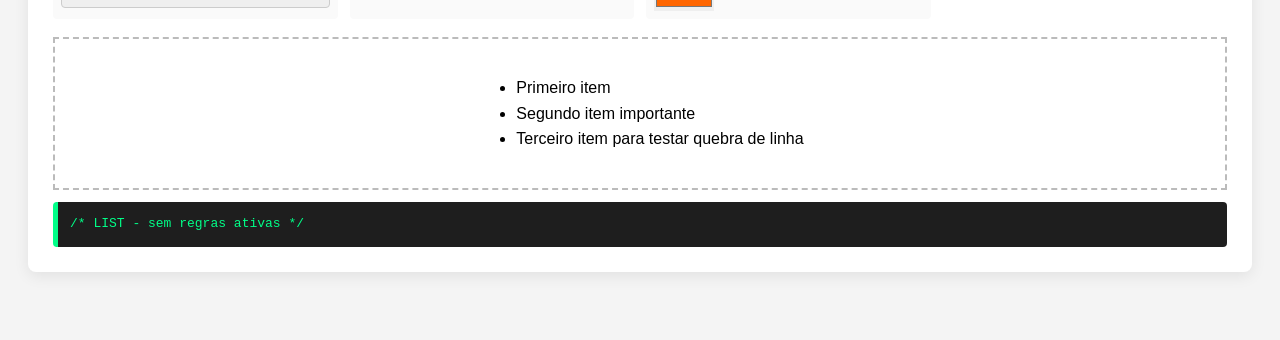
<file: Projeto_3/cssTester.html>
<!DOCTYPE html>
<html lang="pt-br">
<head>
<meta charset="UTF-8">
<title>Super Playground CSS Completo - Revisado</title>
<meta name="viewport" content="width=device-width,initial-scale=1" />
<style>
    :root {
        --code-bg: #1e1e1e;
        --code-color: #00ff88;
    }
    body {
        font-family: Arial, sans-serif;
        background: #f4f4f4;
        padding: 20px;
        scroll-behavior: smooth;
        line-height: 1.6;
    }
    header {
        text-align: center;
        margin-bottom: 40px;
    }
    section {
        background: white;
        padding: 25px;
        margin-bottom: 40px;
        border-radius: 8px;
        box-shadow: 0 4px 15px rgba(0,0,0,0.08);
    }
    h2 {
        border-bottom: 2px solid #eee;
        padding-bottom: 10px;
        margin-top: 0;
        color: #333;
    }
    .controls-grid {
        display: grid;
        grid-template-columns: repeat(auto-fill, minmax(240px, 1fr));
        gap: 12px;
        margin-bottom: 18px;
    }
    .control-item {
        display: flex;
        flex-direction: column;
        gap: 6px;
        padding: 8px;
        background: #fafafa;
        border-radius: 4px;
    }
    label {
        font-size: 13px;
        font-weight: 600;
        display: flex;
        align-items: center;
        gap: 8px;
    }
    input[type="text"], input[type="url"], select {
        width: 100%;
        padding: 6px;
        border: 1px solid #ccc;
        border-radius: 4px;
        box-sizing: border-box;
    }
    input[type="range"] { width: 100%; }
    input[type="color"] { height:34px; width:60px; padding:0; border:none; }
    .preview {
        margin-top: 12px;
        padding: 20px;
        border: 2px dashed #bbb;
        background: #fff;
        min-height: 100px;
        display: flex;
        justify-content: center;
        align-items: center;
        overflow: auto;
    }
    .code {
        background: var(--code-bg);
        color: var(--code-color);
        padding: 12px;
        white-space: pre;
        font-family: 'Courier New', monospace;
        margin-top: 12px;
        border-radius: 4px;
        font-size: 13px;
        border-left: 5px solid #00ff88;
        max-height: 280px;
        overflow:auto;
    }
    .row { display: flex; gap: 10px; align-items: center; }
    .small { font-size: 11px; color: #666; font-weight: normal; }

    /* Estilos Base dos Elementos */
    #navPreview { width: 100%; padding: 10px; border-radius:6px; }
    #navPreview a { margin-right: 15px; text-decoration: none; padding: 6px 8px; border-radius:4px; display:inline-block; }
    .box { width: 150px; height: 150px; background: lightgray; display: flex; align-items: center; justify-content: center; border-radius:6px; }
    .textPreview { width: 100%; max-width: 900px; }
    .divPreview { width: 100%; min-height: 120px; background: #f9f9f9; border: 1px solid #ddd; padding: 10px; border-radius:6px; display:flex; gap:10px; align-items:center; justify-content:center; flex-wrap:wrap; }
    .divPreview > div { background: #007bff; color: white; padding: 12px; border-radius: 4px; text-align: center; min-width:40px; }
    table#tblPreview { width: 100%; border-collapse: separate; border-spacing: 4px; border-radius:6px; overflow:hidden; }
    table#tblPreview th, table#tblPreview td { padding: 8px; border: 1px solid #ccc; background:white; }
    ul,ol { padding-left:40px; }
</style>

<!-- dynamic rules for hover and generated pseudo rules -->
<style id="dynamicStyles"></style>
</head>
<body>

<header>
    <h1>Super Playground CSS </h1>
    <p class="small">Ative as propriedades (checkbox) e ajuste os controles para ver o resultado e o CSS gerado.</p>
</header>

<!-- NAV -->
<section id="navSection">
    <h2>1. NAV (Navegação)</h2>
    <div class="controls-grid">
        <div class="control-item">
            <label><input type="checkbox" id="navBgCheck"> background</label>
            <input type="color" id="navBg" value="#e0e0e0">
        </div>
        <div class="control-item">
            <label><input type="checkbox" id="navPaddingCheck"> padding</label>
            <input id="navPadding" type="text" value="12px 16px">
        </div>
        <div class="control-item">
            <label><input type="checkbox" id="navDisplayCheck"> display</label>
            <select id="navDisplay"><option value="flex">flex</option><option value="block">block</option></select>
        </div>
        <div class="control-item">
            <label><input type="checkbox" id="navJustifyCheck"> justify-content</label>
            <select id="navJustify"><option>flex-start</option><option>center</option><option>space-between</option><option>space-around</option></select>
        </div>
        <div class="control-item">
            <label><input type="checkbox" id="navGapCheck"> gap (px)</label>
            <input id="navGap" type="range" min="0" max="50" value="12">
        </div>
        <div class="control-item">
            <label><input type="checkbox" id="navLinkColorCheck"> link color</label>
            <input type="color" id="navLinkColor" value="#0000ff">
        </div>
        <div class="control-item">
            <label><input type="checkbox" id="navHoverCheck"> hover color</label>
            <input type="color" id="navHover" value="#ff0000">
        </div>
    </div>

    <div class="preview">
        <nav id="navPreview">
            <a href="#boxSection">Box</a>
            <a href="#textSection">Texto</a>
            <a href="#divSection">Div</a>
            <a href="#tableSection">Tabela</a>
            <a href="#listSection">Listas</a>
        </nav>
    </div>
    <div class="code" id="navCode">/* CSS da Navegação (gerado) */</div>
</section>

<!-- BOX -->
<section id="boxSection">
    <h2>2. BOX (Container)</h2>
    <div class="controls-grid">
        <div class="control-item">
            <label><input type="checkbox" id="boxBgCheck"> background</label>
            <input type="color" id="boxBg" value="#3498db">
        </div>
        <div class="control-item">
            <label><input type="checkbox" id="boxWidthCheck"> width / height (px)</label>
            <input id="boxWidth" type="range" min="50" max="400" value="150">
        </div>
        <div class="control-item">
            <label><input type="checkbox" id="boxRadiusCheck"> border-radius (px)</label>
            <input id="boxRadius" type="range" min="0" max="200" value="8">
        </div>
        <div class="control-item">
            <label><input type="checkbox" id="boxBorderCheck"> border (css)</label>
            <input id="boxBorder" type="text" value="4px solid #2c3e50">
        </div>
        <div class="control-item">
            <label><input type="checkbox" id="boxShadowCheck"> box-shadow</label>
            <input id="boxShadow" type="text" value="10px 10px 20px rgba(0,0,0,0.25)">
        </div>
        <div class="control-item">
            <label><input type="checkbox" id="boxTransformCheck"> rotate & scale</label>
            <div class="row"><input id="boxRotate" type="range" min="0" max="360" value="0"> <input id="boxScale" type="range" min="0.5" max="2" step="0.05" value="1"></div>
        </div>
        <div class="control-item">
            <label><input type="checkbox" id="boxFilterCheck"> blur & brightness</label>
            <div class="row"><input id="boxBlur" type="range" min="0" max="10" value="0"> <input id="boxBright" type="range" min="0.5" max="2" step="0.1" value="1"></div>
        </div>
        <div class="control-item">
            <label><input type="checkbox" id="boxTransitionCheck"> transition</label>
            <input id="boxTransition" type="text" value="all 0.35s ease">
        </div>
    </div>

    <div class="preview">
        <div class="box" id="boxPreview">BOX</div>
    </div>
    <div class="code" id="boxCode">/* CSS do Box (gerado) */</div>
</section>

<!-- TEXT -->
<section id="textSection">
    <h2>3. TEXTO</h2>
    <div class="controls-grid">
        <div class="control-item">
            <label><input type="checkbox" id="txtColorCheck"> color</label>
            <input id="txtColor" type="color" value="#333333">
        </div>
        <div class="control-item">
            <label><input type="checkbox" id="txtSizeCheck"> font-size (px)</label>
            <input id="txtSize" type="range" min="10" max="50" value="18">
        </div>
        <div class="control-item">
            <label><input type="checkbox" id="txtWeightCheck"> font-weight</label>
            <select id="txtWeight"><option>400</option><option>600</option><option>700</option><option>900</option></select>
        </div>
        <div class="control-item">
            <label><input type="checkbox" id="txtAlignCheck"> text-align</label>
            <select id="txtAlign"><option>left</option><option>center</option><option>right</option><option>justify</option></select>
        </div>
        <div class="control-item">
            <label><input type="checkbox" id="txtSpacingCheck"> letter-spacing (px)</label>
            <input id="txtSpacing" type="range" min="0" max="15" value="0">
        </div>
        <div class="control-item">
            <label><input type="checkbox" id="txtTransformCheck"> text-transform</label>
            <select id="txtTransform"><option>none</option><option>uppercase</option><option>lowercase</option><option>capitalize</option></select>
        </div>
        <div class="control-item">
            <label><input type="checkbox" id="txtShadowCheck"> text-shadow</label>
            <input id="txtShadow" type="text" value="2px 2px 5px rgba(0,0,0,0.25)">
        </div>
    </div>

    <div class="preview">
        <p class="textPreview" id="txtPreview">
            Lorem ipsum dolor sit amet, consectetur adipiscing elit. Aliquam at varius enim. Experimente mudar as propriedades de fonte e alinhamento neste parágrafo.
        </p>
    </div>
    <div class="code" id="txtCode">/* CSS do Texto (gerado) */</div>
</section>

<!-- DIV -->
<section id="divSection">
    <h2>4. DIV (Flexbox & Grid)</h2>
    <div class="controls-grid">
        <div class="control-item">
            <label><input type="checkbox" id="divDisplayCheck"> display</label>
            <select id="divDisplay"><option value="flex">flex</option><option value="grid">grid</option></select>
        </div>
        <div class="control-item">
            <label><input type="checkbox" id="divDirectionCheck"> direction / grid columns</label>
            <select id="divDirection"><option value="row">row (flex)</option><option value="column">column (flex)</option></select>
            <input id="divGridCols" type="text" value="repeat(3, 1fr)" placeholder="grid-template-columns">
        </div>
        <div class="control-item">
            <label><input type="checkbox" id="divJustifyCheck"> justify-content</label>
            <select id="divJustify"><option>center</option><option>flex-start</option><option>space-between</option><option>space-around</option></select>
        </div>
        <div class="control-item">
            <label><input type="checkbox" id="divGapCheck"> gap (px)</label>
            <input id="divGap" type="range" min="0" max="50" value="10">
        </div>
    </div>

    <div class="preview">
        <div class="divPreview" id="divPreview">
            <div>1</div><div>2</div><div>3</div>
        </div>
    </div>
    <div class="code" id="divCode">/* CSS do Container (gerado) */</div>
</section>

<!-- TABLE -->
<section id="tableSection">
    <h2>5. TABELA</h2>
    <div class="controls-grid">
        <div class="control-item">
            <label><input type="checkbox" id="tblCollapseCheck"> border-collapse</label>
            <select id="tblCollapse"><option value="separate">separate</option><option value="collapse">collapse</option></select>
        </div>
        <div class="control-item">
            <label><input type="checkbox" id="tblSpacingCheck"> border-spacing (px)</label>
            <input id="tblSpacing" type="range" min="0" max="20" value="4">
        </div>
        <div class="control-item">
            <label><input type="checkbox" id="tblPaddingCheck"> cell padding (px)</label>
            <input id="tblPadding" type="range" min="0" max="30" value="8">
        </div>
        <div class="control-item">
            <label><input type="checkbox" id="tblHeaderBgCheck"> header background</label>
            <input id="tblHeaderBg" type="color" value="#333333">
        </div>
        <div class="control-item">
            <label><input type="checkbox" id="tblZebraCheck"> zebra stripe (odd)</label>
        </div>
    </div>

    <div class="preview">
        <table id="tblPreview">
            <thead>
                <tr><th>ID</th><th>Nome</th><th>Status</th></tr>
            </thead>
            <tbody>
                <tr><td>01</td><td>Sistema A</td><td>Ativo</td></tr>
                <tr><td>02</td><td>Sistema B</td><td>Pendente</td></tr>
                <tr><td>03</td><td>Sistema C</td><td>Inativo</td></tr>
            </tbody>
        </table>
    </div>
    <div class="code" id="tblCode">/* CSS da Tabela (gerado) */</div>
</section>

<!-- LISTS -->
<section id="listSection">
    <h2>6. LISTAS</h2>
    <div class="controls-grid">
        <div class="control-item">
            <label><input type="checkbox" id="lstTypeCheck"> list-style-type</label>
            <select id="lstType"><option>disc</option><option>square</option><option>decimal</option><option>upper-roman</option></select>
        </div>
        <div class="control-item">
            <label><input type="checkbox" id="lstSpacingCheck"> item spacing (px)</label>
            <input id="lstSpacing" type="range" min="0" max="40" value="6">
        </div>
        <div class="control-item">
            <label><input type="checkbox" id="lstColorCheck"> marker / text color</label>
            <input id="lstColor" type="color" value="#ff6600">
        </div>
    </div>

    <div class="preview">
        <ul id="ulPreview">
            <li>Primeiro item</li>
            <li>Segundo item importante</li>
            <li>Terceiro item para testar quebra de linha</li>
        </ul>
    </div>
    <div class="code" id="lstCode">/* CSS da Lista (gerado) */</div>
</section>

<script>
    const $ = id => document.getElementById(id);

    // bind inputs -> updateAll
    const inputs = Array.from(document.querySelectorAll('input, select'));
    inputs.forEach(i => i.addEventListener('input', updateAll));

    // helper to set style safely (avoids wiping unrelated styles)
    function setStyle(el, prop, value) {
        if (!el) return;
        if (value === "" || value === null || value === undefined) {
            el.style.removeProperty(prop);
        } else {
            el.style[prop] = value;
        }
    }

    function updateAll() {
        const dynamic = [];

        /* ==== NAV ==== */
        const nav = $('navPreview');
        // reset relevant inline styles (not wiping things like dataset)
        nav.style.display = '';
        nav.style.padding = '';
        nav.style.backgroundColor = '';
        nav.style.justifyContent = '';
        nav.style.gap = '';
        // anchors reset
        document.querySelectorAll('#navPreview a').forEach(a => {
            a.style.color = '';
            a.style.textDecoration = '';
        });

        let navRules = [];

        if ($('navBgCheck').checked) {
            setStyle(nav, 'backgroundColor', $('navBg').value);
            navRules.push(`background-color: ${$('navBg').value};`);
        }
        if ($('navPaddingCheck').checked) {
            const pad = $('navPadding').value || '12px 16px';
            setStyle(nav, 'padding', pad);
            navRules.push(`padding: ${pad};`);
        }
        if ($('navDisplayCheck').checked) {
            setStyle(nav, 'display', $('navDisplay').value);
            navRules.push(`display: ${$('navDisplay').value};`);
        }
        if ($('navJustifyCheck').checked) {
            // ensure flex so justify works
            setStyle(nav, 'display', 'flex');
            setStyle(nav, 'justifyContent', $('navJustify').value);
            navRules.push(`justify-content: ${$('navJustify').value};`);
        }
        if ($('navGapCheck').checked) {
            setStyle(nav, 'gap', $('navGap').value + 'px');
            navRules.push(`gap: ${$('navGap').value}px;`);
        }
        // anchors color
        if ($('navLinkColorCheck').checked) {
            document.querySelectorAll('#navPreview a').forEach(a => a.style.color = $('navLinkColor').value);
            navRules.push(`/* nav a color */ color: ${$('navLinkColor').value};`);
        }
        // hover rule injection
        const dynamicStyleEl = document.getElementById('dynamicStyles');
        let dynamicCss = "";
        if ($('navHoverCheck').checked) {
            dynamicCss += `#navPreview a:hover { color: ${$('navHover').value} !important; }\n`;
        } else {
            // nothing
        }
        dynamicStyleEl.textContent = dynamicCss;

        const navCssText = `/* NAV */\n#navPreview {\n  ${navRules.join('\n  ')}\n}\n` +
            ($('navLinkColorCheck').checked ? `#navPreview a { color: ${$('navLinkColor').value}; }\n` : '') +
            ($('navHoverCheck').checked ? `#navPreview a:hover { color: ${$('navHover').value}; }\n` : '');
        $('navCode').textContent = navCssText || "/* NAV - sem regras ativas */";

        /* ==== BOX ==== */
        const box = $('boxPreview');
        // reset
        box.style.backgroundColor = '';
        box.style.width = '';
        box.style.height = '';
        box.style.borderRadius = '';
        box.style.border = '';
        box.style.boxShadow = '';
        box.style.transform = '';
        box.style.filter = '';
        box.style.transition = '';

        const boxRules = [];
        if ($('boxBgCheck').checked) {
            setStyle(box, 'backgroundColor', $('boxBg').value);
            boxRules.push(`background-color: ${$('boxBg').value};`);
        }
        if ($('boxWidthCheck').checked) {
            const w = $('boxWidth').value;
            setStyle(box, 'width', w + 'px');
            setStyle(box, 'height', w + 'px');
            boxRules.push(`width: ${w}px;`);
            boxRules.push(`height: ${w}px;`);
        }
        if ($('boxRadiusCheck').checked) {
            setStyle(box, 'borderRadius', $('boxRadius').value + 'px');
            boxRules.push(`border-radius: ${$('boxRadius').value}px;`);
        }
        if ($('boxBorderCheck').checked) {
            setStyle(box, 'border', $('boxBorder').value);
            boxRules.push(`border: ${$('boxBorder').value};`);
        }
        if ($('boxShadowCheck').checked) {
            setStyle(box, 'boxShadow', $('boxShadow').value);
            boxRules.push(`box-shadow: ${$('boxShadow').value};`);
        }
        if ($('boxTransformCheck').checked) {
            const tr = `rotate(${$('boxRotate').value}deg) scale(${$('boxScale').value})`;
            setStyle(box, 'transform', tr);
            boxRules.push(`transform: ${tr};`);
        }
        if ($('boxFilterCheck').checked) {
            const f = `blur(${$('boxBlur').value}px) brightness(${$('boxBright').value})`;
            setStyle(box, 'filter', f);
            boxRules.push(`filter: ${f};`);
        }
        if ($('boxTransitionCheck').checked) {
            setStyle(box, 'transition', $('boxTransition').value);
            boxRules.push(`transition: ${$('boxTransition').value};`);
        }

        $('boxCode').textContent = boxRules.length ? ".box {\n  " + boxRules.join('\n  ') + "\n}" : "/* BOX - sem regras ativas */";

        /* ==== TEXTO ==== */
        const txt = $('txtPreview');
        // reset
        txt.style.color = '';
        txt.style.fontSize = '';
        txt.style.fontWeight = '';
        txt.style.textAlign = '';
        txt.style.letterSpacing = '';
        txt.style.textTransform = '';
        txt.style.textShadow = '';
        const txtRules = [];
        if ($('txtColorCheck').checked) {
            setStyle(txt, 'color', $('txtColor').value);
            txtRules.push(`color: ${$('txtColor').value};`);
        }
        if ($('txtSizeCheck').checked) {
            setStyle(txt, 'fontSize', $('txtSize').value + 'px');
            txtRules.push(`font-size: ${$('txtSize').value}px;`);
        }
        if ($('txtWeightCheck').checked) {
            setStyle(txt, 'fontWeight', $('txtWeight').value);
            txtRules.push(`font-weight: ${$('txtWeight').value};`);
        }
        if ($('txtAlignCheck').checked) {
            setStyle(txt, 'textAlign', $('txtAlign').value);
            txtRules.push(`text-align: ${$('txtAlign').value};`);
        }
        if ($('txtSpacingCheck').checked) {
            setStyle(txt, 'letterSpacing', $('txtSpacing').value + 'px');
            txtRules.push(`letter-spacing: ${$('txtSpacing').value}px;`);
        }
        if ($('txtTransformCheck').checked) {
            setStyle(txt, 'textTransform', $('txtTransform').value);
            txtRules.push(`text-transform: ${$('txtTransform').value};`);
        }
        if ($('txtShadowCheck').checked) {
            setStyle(txt, 'textShadow', $('txtShadow').value);
            txtRules.push(`text-shadow: ${$('txtShadow').value};`);
        }
        $('txtCode').textContent = txtRules.length ? ".textPreview {\n  " + txtRules.join('\n  ') + "\n}" : "/* TEXT - sem regras ativas */";

        /* ==== DIV (container) ==== */
        const d = $('divPreview');
        // reset
        d.style.display = '';
        d.style.gridTemplateColumns = '';
        d.style.flexDirection = '';
        d.style.justifyContent = '';
        d.style.gap = '';
        const dRules = [];
        if ($('divDisplayCheck').checked) {
            const disp = $('divDisplay').value;
            setStyle(d, 'display', disp);
            dRules.push(`display: ${disp};`);
            if (disp === 'grid' && $('divGridCols').value.trim() && $('divDirectionCheck').checked) {
                // user asked to use grid columns input combined with checkbox: support both
                setStyle(d, 'gridTemplateColumns', $('divGridCols').value);
                dRules.push(`grid-template-columns: ${$('divGridCols').value};`);
            } else if (disp === 'flex' && $('divDirectionCheck').checked) {
                setStyle(d, 'flexDirection', $('divDirection').value);
                dRules.push(`flex-direction: ${$('divDirection').value};`);
            }
        }
        if ($('divJustifyCheck').checked) {
            setStyle(d, 'justifyContent', $('divJustify').value);
            dRules.push(`justify-content: ${$('divJustify').value};`);
        }
        if ($('divGapCheck').checked) {
            setStyle(d, 'gap', $('divGap').value + 'px');
            dRules.push(`gap: ${$('divGap').value}px;`);
        }
        $('divCode').textContent = dRules.length ? ".divPreview {\n  " + dRules.join('\n  ') + "\n}" : "/* DIV - sem regras ativas */";

        /* ==== TABLE ==== */
        const tbl = $('tblPreview');
        // reset some
        tbl.style.borderCollapse = '';
        tbl.style.borderSpacing = '';
        // cells
        document.querySelectorAll('#tblPreview th, #tblPreview td').forEach(c => {
            c.style.padding = '';
            c.style.backgroundColor = '';
            c.style.color = '';
        });
        // zebra rows
        document.querySelectorAll('#tblPreview tbody tr').forEach((tr, idx) => {
            tr.style.backgroundColor = '';
        });

        const tblRules = [];
        if ($('tblCollapseCheck').checked) {
            setStyle(tbl, 'borderCollapse', $('tblCollapse').value);
            tblRules.push(`border-collapse: ${$('tblCollapse').value};`);
        }
        if ($('tblSpacingCheck').checked) {
            setStyle(tbl, 'borderSpacing', $('tblSpacing').value + 'px');
            tblRules.push(`border-spacing: ${$('tblSpacing').value}px;`);
        }
        if ($('tblPaddingCheck').checked) {
            document.querySelectorAll('#tblPreview th, #tblPreview td').forEach(c => c.style.padding = $('tblPadding').value + 'px');
            tblRules.push(`td, th { padding: ${$('tblPadding').value}px; }`);
        }
        if ($('tblHeaderBgCheck').checked) {
            document.querySelectorAll('#tblPreview thead th').forEach(th => {
                th.style.backgroundColor = $('tblHeaderBg').value;
                th.style.color = '#fff';
            });
            tblRules.push(`thead th { background-color: ${$('tblHeaderBg').value}; color: #fff; }`);
        }
        if ($('tblZebraCheck').checked) {
            document.querySelectorAll('#tblPreview tbody tr:nth-child(odd)').forEach(tr => tr.style.backgroundColor = '#f7f7f7');
            tblRules.push(`tbody tr:nth-child(odd) { background: #f7f7f7; }`);
        }
        $('tblCode').textContent = tblRules.length ? "table#tblPreview {\n  " + tblRules.join('\n  ') + "\n}" : "/* TABLE - sem regras ativas */";

        /* ==== LISTS ==== */
        const ul = $('ulPreview');
        // reset
        ul.style.listStyleType = '';
        ul.style.color = '';
        document.querySelectorAll('#ulPreview li').forEach(li => li.style.marginBottom = '');
        const lstRules = [];
        if ($('lstTypeCheck').checked) {
            setStyle(ul, 'listStyleType', $('lstType').value);
            lstRules.push(`list-style-type: ${$('lstType').value};`);
        }
        if ($('lstSpacingCheck').checked) {
            document.querySelectorAll('#ulPreview li').forEach(li => li.style.marginBottom = $('lstSpacing').value + 'px');
            lstRules.push(`li { margin-bottom: ${$('lstSpacing').value}px; }`);
        }
        if ($('lstColorCheck').checked) {
            setStyle(ul, 'color', $('lstColor').value);
            lstRules.push(`color: ${$('lstColor').value};`);
        }
        $('lstCode').textContent = lstRules.length ? "ul#ulPreview {\n  " + lstRules.join('\n  ') + "\n}" : "/* LIST - sem regras ativas */";

        // finally, combine a compact full CSS preview (optional)
        const combined = [
            navCssText || '',
            $('boxCode').textContent || '',
            $('txtCode').textContent || '',
            $('divCode').textContent || '',
            $('tblCode').textContent || '',
            $('lstCode').textContent || ''
        ].filter(Boolean).join('\n\n');

        // put combined CSS in page-level code box (reuse navCode as full or show separate)
        // we'll create a full-output by concatenating visible section codes:
        const fullOutput = "/* CSS gerado pelo Playground */\n\n" +
            (navCssText ? navCssText + "\n" : "") +
            ($('boxCode').textContent ? $('boxCode').textContent + "\n" : "") +
            ($('txtCode').textContent ? $('txtCode').textContent + "\n" : "") +
            ($('divCode').textContent ? $('divCode').textContent + "\n" : "") +
            ($('tblCode').textContent ? $('tblCode').textContent + "\n" : "") +
            ($('lstCode').textContent ? $('lstCode').textContent + "\n" : "");

        // show a compact full view in console or developer area? We'll update navCode to include its own rules already.
        // But user has per-section code boxes — keep them as is.
    }

    // run initial update
    window.addEventListener('DOMContentLoaded', updateAll);
</script>

</body>
</html>
</file>
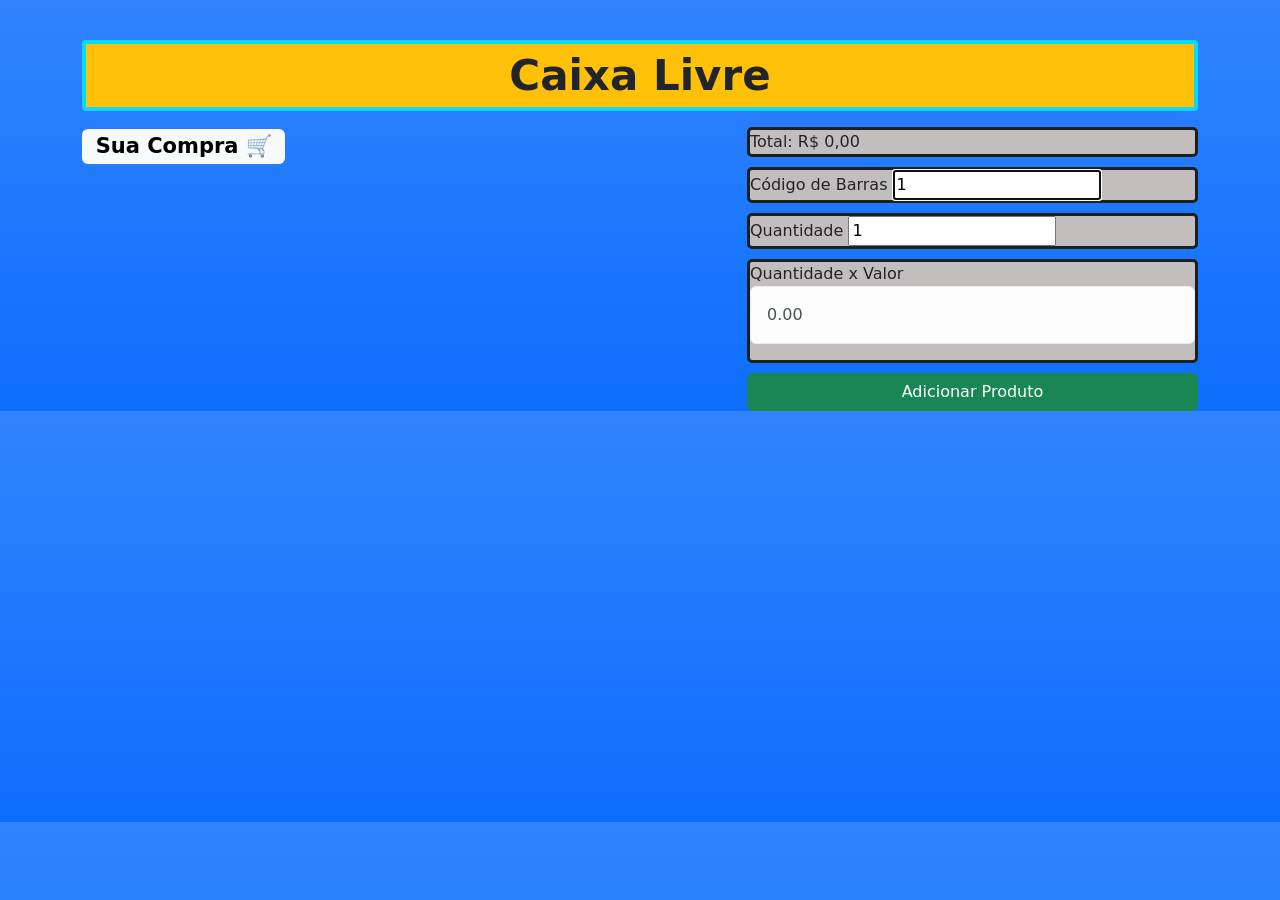
<file: Projeto_6(Site_Caixa)/Revisao.html>
<!DOCTYPE html>
<html lang="pt-br">
<head>

    <meta charset="UTF-8">
    <title> CAIXA LIVRE</title>
    <link href="https://cdn.jsdelivr.net/npm/bootstrap@5.3.8/dist/css/bootstrap.min.css" rel="stylesheet" integrity="sha384-sRIl4kxILFvY47J16cr9ZwB07vP4J8+LH7qKQnuqkuIAvNWLzeN8tE5YBujZqJLB" crossorigin="anonymous">
    <script src="https://cdn.jsdelivr.net/npm/bootstrap@5.3.8/dist/js/bootstrap.bundle.min.js" integrity="sha384-FKyoEForCGlyvwx9Hj09JcYn3nv7wiPVlz7YYwJrWVcXK/BmnVDxM+D2scQbITxI" crossorigin="anonymous"></script>
    <style>
        .topo{  /*Acessando uma classe*/
            background-color: #ffc107;
            text-align: center;
            font-size: 42px;
            font-weight: bold;
            border: 4px solid #07daff;
            border-radius: 4px;
        }
        .painel{
            background: #c2bebe;
            padding: 10;
            margin-bottom: 10px;
            border: 3px solid #1e1e1e;
            border-radius: 5px;

        }
    </style>



</head>

<body class="bg-primary bg-gradient">
    <div id="Alert"><br></div>

    <div class="container mt-3">

        <div class="topo">Caixa Livre</div>

        <div class="row mt-3">

            <div class="col-md-7">
                <h3 class="text-white"><span class="badge text-bg-light"> Sua Compra 🛒</span></h3>
                <ul id="lista" class="list-group lista"></ul>
            </div>

            <div class="col-md-5">

                <div class="painel">Total: R$ <span id="total">0,00</span> </div>

                <div class="painel">
                    <label>Código de Barras</label>
                    <input type="text" id="cod" class="from-control" value="1">
                </div>

                <div class="painel">
                    <label>Quantidade</label>
                    <input type="number" id="qtd" class="from-control" value="1">
                </div>

                <div class="painel">
                    <label> Quantidade x Valor</label>
                    <div class="alert alert-light" role="alert"><span id="qtdXun">0.00</span></div>
                </div>
                <button class="btn btn-success w-100" onclick="addProduto()">Adicionar Produto</button>

            </div>
        </div>
    </div>
</body>

<script src="script.js"></script>
</html>
</file>
<file: styles.css>
:root {
      --void: #03060f;
      --deep-blue: #0a1a3d;
      --mid-blue: #15356e;
      --ice: #aeefff;
      --signal: #5ad1ff;
      --text-dim: #6b85b0;
    }

    * {
      margin: 0;
      padding: 0;
      box-sizing: border-box;
    }

    html,
    body {
      height: 100%;
      overflow: hidden;
      background: var(--void);
      font-family: 'Rajdhani', sans-serif;
      color: var(--ice);
    }

    .bg {
      position: fixed;
      inset: 0;
      background: radial-gradient(ellipse 120% 80% at 50% 110%, var(--mid-blue) 0%, var(--deep-blue) 35%, var(--void) 75%);
      z-index: 0;
      overflow: hidden;
    }

    .bg::before {
      content: '';
      position: absolute;
      inset: 0;
      background-image: repeating-linear-gradient(0deg, rgba(174, 239, 255, 0.025) 0px, rgba(174, 239, 255, 0.025) 1px, transparent 1px, transparent 3px);
      opacity: 0.5;
    }

    .grid-floor {
      position: absolute;
      bottom: 0;
      left: 0;
      right: 0;
      height: 45%;
      background-image: linear-gradient(rgba(90, 209, 255, 0.18) 1px, transparent 1px), linear-gradient(90deg, rgba(90, 209, 255, 0.18) 1px, transparent 1px);
      background-size: 60px 32px;
      transform: perspective(400px) rotateX(60deg);
      transform-origin: bottom;
      mask-image: linear-gradient(to top, rgba(0, 0, 0, 1) 0%, rgba(0, 0, 0, 0) 90%);
      -webkit-mask-image: linear-gradient(to top, rgba(0, 0, 0, 1) 0%, rgba(0, 0, 0, 0) 90%);
      animation: floorScroll 6s linear infinite;
    }

    @keyframes floorScroll {
      from {
        background-position: 0 0;
      }

      to {
        background-position: 0 32px;
      }
    }

    .orb {
      position: absolute;
      border-radius: 50%;
      filter: blur(1px);
      opacity: 0.5;
      animation: float 9s ease-in-out infinite;
    }

    .orb1 {
      width: 6px;
      height: 6px;
      background: var(--signal);
      top: 18%;
      left: 12%;
      animation-delay: 0s;
    }

    .orb2 {
      width: 4px;
      height: 4px;
      background: var(--ice);
      top: 30%;
      left: 85%;
      animation-delay: 2s;
    }

    .orb3 {
      width: 8px;
      height: 8px;
      background: var(--signal);
      top: 60%;
      left: 8%;
      animation-delay: 4s;
    }

    .orb4 {
      width: 5px;
      height: 5px;
      background: var(--ice);
      top: 70%;
      left: 90%;
      animation-delay: 1.5s;
    }

    .orb5 {
      width: 4px;
      height: 4px;
      background: var(--signal);
      top: 12%;
      left: 50%;
      animation-delay: 3s;
    }

    @keyframes float {

      0%,
      100% {
        transform: translateY(0) scale(1);
        opacity: 0.3;
      }

      50% {
        transform: translateY(-30px) scale(1.4);
        opacity: 0.8;
      }
    }

    .screen {
      position: relative;
      z-index: 5;
      width: 100%;
      height: 100vh;
      display: flex;
      flex-direction: column;
    }

    .select-header {
      padding: 40px 56px 0;
      flex-shrink: 0;
    }

    .select-header .eyebrow {
      font-family: 'Space Mono', monospace;
      font-size: 0.7rem;
      letter-spacing: 0.25em;
      color: var(--text-dim);
      text-transform: uppercase;
    }

    .select-header h1 {
      font-size: 2.1rem;
      font-weight: 700;
      letter-spacing: 0.05em;
      margin-top: 4px;
      text-shadow: 0 0 24px rgba(90, 209, 255, 0.5);
    }

    .select-header h1 span {
      color: var(--signal);
    }

    .cards-wrap {
      flex: 1;
      display: flex;
      align-items: center;
      justify-content: center;
      gap: 60px;
      perspective: 1200px;
    }

    .memcard {
      width: 220px;
      height: 280px;
      border-radius: 14px;
      background: linear-gradient(160deg, var(--mc-a), var(--mc-b));
      position: relative;
      cursor: pointer;
      box-shadow: 0 25px 70px rgba(0, 0, 0, 0.55), inset 0 0 0 1px rgba(255, 255, 255, 0.06);
      transition: transform 0.4s cubic-bezier(.2, .8, .2, 1), box-shadow 0.4s;
      display: flex;
      flex-direction: column;
      justify-content: flex-end;
      padding: 22px;
      overflow: hidden;
      text-decoration: none;
      color: inherit;
    }

    .memcard::before {
      content: '';
      position: absolute;
      top: 0;
      left: 0;
      right: 0;
      height: 60%;
      background: repeating-linear-gradient(135deg, rgba(255, 255, 255, 0.04) 0px, rgba(255, 255, 255, 0.04) 2px, transparent 2px, transparent 14px);
    }

    .memcard::after {
      content: '';
      position: absolute;
      top: 18px;
      left: 18px;
      width: 34px;
      height: 10px;
      border-radius: 2px;
      background: rgba(255, 255, 255, 0.25);
      box-shadow: 0 16px 0 rgba(255, 255, 255, 0.12);
    }

    .memcard:hover {
      transform: translateY(-14px) scale(1.04);
      box-shadow: 0 35px 90px rgba(90, 209, 255, 0.3), inset 0 0 0 1px rgba(174, 239, 255, 0.4);
    }

    .memcard .mc-icon {
      font-size: 2.4rem;
      margin-bottom: 10px;
      filter: drop-shadow(0 0 14px rgba(174, 239, 255, 0.5));
    }

    .memcard .mc-bimestre {
      font-family: 'Space Mono', monospace;
      font-size: 0.65rem;
      letter-spacing: 0.15em;
      text-transform: uppercase;
      color: rgba(255, 255, 255, 0.6);
    }

    .memcard .mc-title {
      font-size: 1.3rem;
      font-weight: 700;
      color: #fff;
      margin-top: 2px;
    }

    .memcard .mc-count {
      margin-top: 10px;
      font-family: 'Space Mono', monospace;
      font-size: 0.62rem;
      color: rgba(255, 255, 255, 0.5);
    }

    .select-footer {
      text-align: center;
      padding-bottom: 30px;
      font-family: 'Space Mono', monospace;
      font-size: 0.65rem;
      letter-spacing: 0.15em;
      color: var(--text-dim);
      text-transform: uppercase;
      flex-shrink: 0;
    }

    .select-footer kbd {
      border: 1px solid rgba(174, 239, 255, 0.25);
      border-radius: 3px;
      padding: 1px 6px;
      margin: 0 3px;
      color: var(--ice);
    }

    @media (max-width: 700px) {
      .select-header {
        padding-left: 24px;
        padding-right: 24px;
      }

      .select-header h1 {
        font-size: 1.5rem;
      }

      .cards-wrap {
        flex-direction: column;
        gap: 28px;
      }

      .memcard {
        width: 180px;
        height: 220px;
      }
    }
</file>
